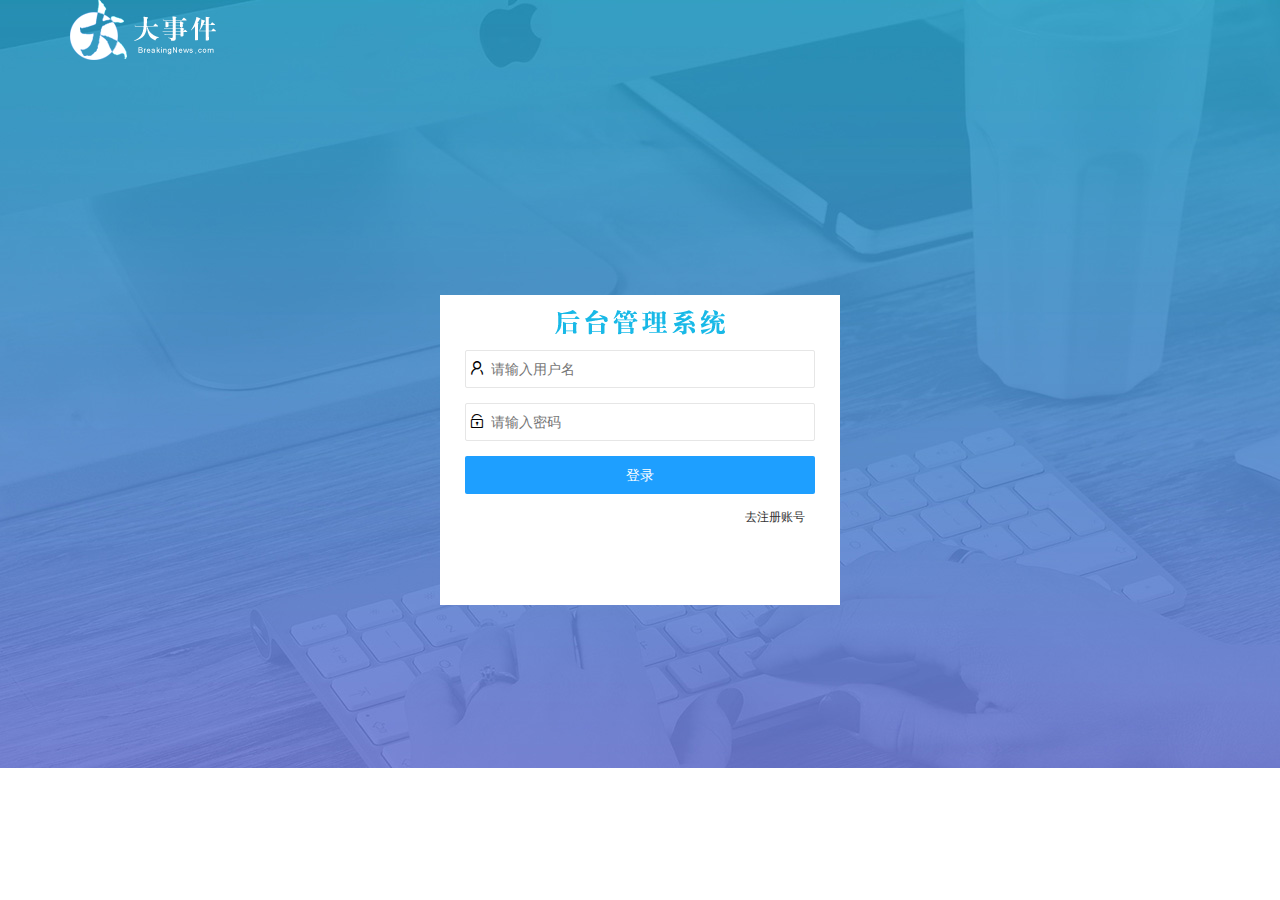
<file: login.html>
<!DOCTYPE html>
<html lang="en">

<head>
    <meta charset="UTF-8">
    <meta http-equiv="X-UA-Compatible" content="IE=edge">
    <meta name="viewport" content="width=device-width, initial-scale=1.0">
    <title>大事件注册登录</title>
    <link rel="stylesheet" href="./assets/lib/layui/css/layui.css">
    <link rel="stylesheet" href="./assets/css/login.css">
</head>

<body>
    <div class="layui-main">
        <img src="./assets/images/logo.png" alt="">
    </div>
    <div class="loginAndReg">
        <img src="./assets/images/login_title.png" alt="">
        <form class="layui-form login_box">
            <div class="layui-form-item">
                <i class="layui-icon layui-icon-username"></i>
                <input type="text" name="username" required lay-verify="required|account" placeholder="请输入用户名" autocomplete="off" class="layui-input">
            </div>
            <div class="layui-form-item">
                <i class="layui-icon layui-icon-password"></i>
                <input type="password" name="password" required lay-verify="required|pass" placeholder="请输入密码" autocomplete="off" class="layui-input">
            </div>
            <div class="layui-form-item">
                <button class="layui-btn layui-btn-normal" lay-submit lay-filter="formDemo">登录</button>
            </div>
            <div class="layui-form-item link">
                <a href="#">去注册账号</a>
            </div>
        </form>
        <form class="layui-form reg_box" style="display: none;">
            <div class="layui-form-item">
                <i class="layui-icon layui-icon-username"></i>
                <input type="text" name="username" required lay-verify="required|account" placeholder="请输入用户名" autocomplete="off" class="layui-input">
            </div>
            <div class="layui-form-item">
                <i class="layui-icon layui-icon-password"></i>
                <input type="password" name="password" required lay-verify="required|pass" placeholder="请输入密码" autocomplete="off" class="layui-input">
            </div>
            <div class="layui-form-item">
                <i class="layui-icon layui-icon-password"></i>
                <input type="password" name="repassword" required lay-verify="required|pass|repass" placeholder="再次确认密码" autocomplete="off" class="layui-input">
            </div>

            <div class="layui-form-item">
                <button class="layui-btn layui-btn-normal" lay-submit lay-filter="formDemo">注册</button>
            </div>
            <div class="layui-form-item link">
                <a href="#">去登录</a>
            </div>

    </div>
    <script src="./assets/lib/jquery.js"></script>
    <script src="./assets/lib/layui/layui.all.js"></script>
    <script src="./assets/js/login.js"></script>
</body>

</html>
</file>
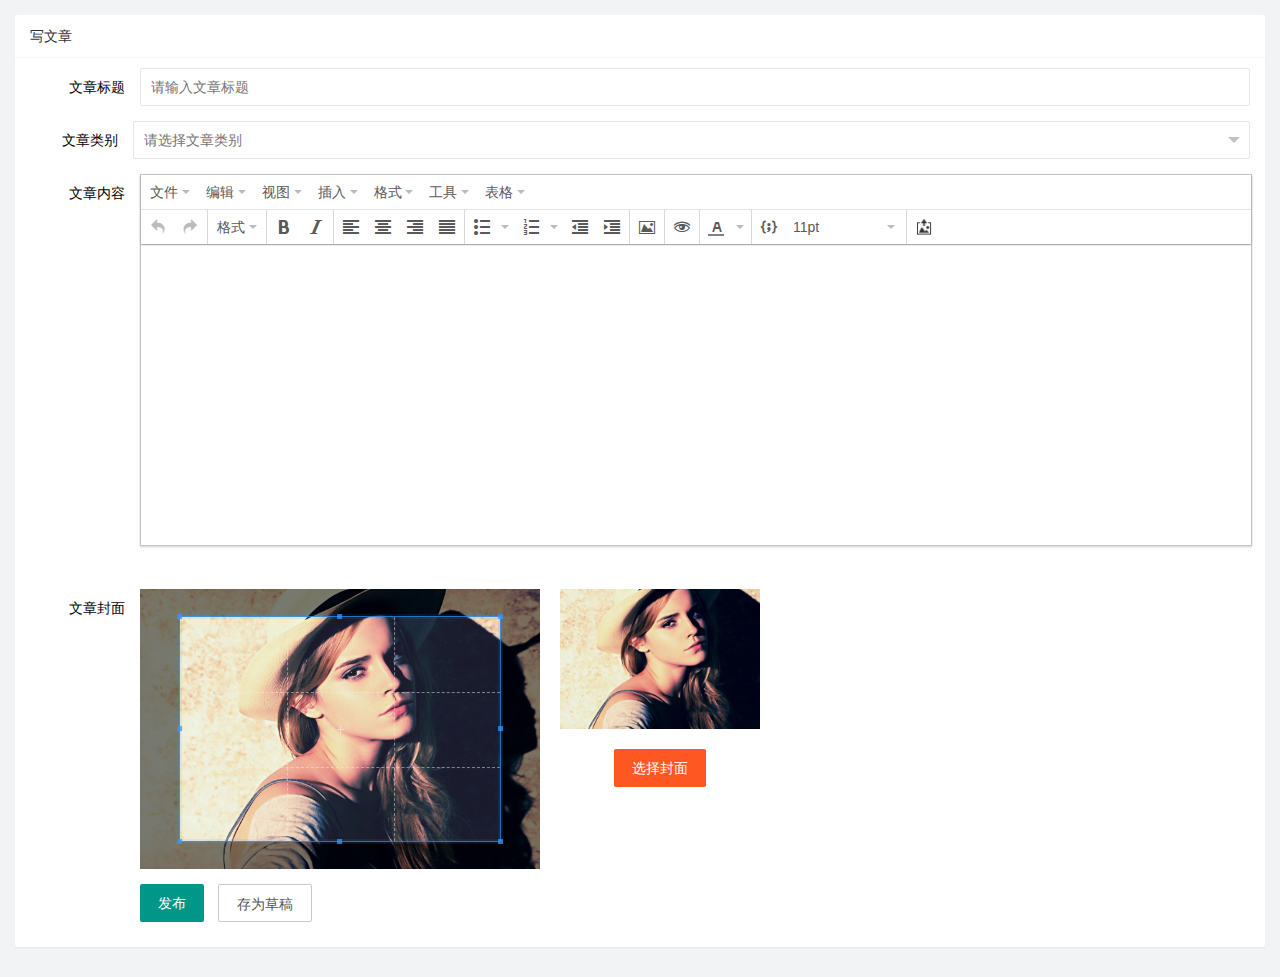
<file: article/art_pub.html>
<!DOCTYPE html>
<html lang="en">

<head>
    <meta charset="UTF-8">
    <meta http-equiv="X-UA-Compatible" content="IE=edge">
    <meta name="viewport" content="width=device-width, initial-scale=1.0">
    <title>Document</title>
    <link rel="stylesheet" href="../assets/lib/layui/css/layui.css">
    <link rel="stylesheet" href="../assets/lib/cropper/cropper.css">
    <link rel="stylesheet" href="../assets/css/article/art_pub.css">
</head>

<body>
    <div class="layui-card">
        <div class="layui-card-header">写文章</div>
        <div class="layui-card-body">
            <form class="layui-form formT" action="">
                <div class="layui-form-item">
                    <label class="layui-form-label">文章标题</label>
                    <div class="layui-input-block">
                        <input type="text" name="title" lay-verify="required" placeholder="请输入文章标题" autocomplete="off" class="layui-input">
                    </div>
                </div>
                <div class="layui-form-item select">
                    <label class="layui-form-label">文章类别</label>
                    <select name="cate_id" class="un" lay-verify="required">
                        <option value="">请选择文章类别</option>
                      </select>
                </div>
                <div class="layui-form-item">
                    <label class="layui-form-label">文章内容</label>
                    <div class="layui-input-block" style="height: 400px;">
                        <!-- 重要：将来这个 textarea 会被初始化为富文本编辑器 -->
                        <textarea name="content"></textarea>
                    </div>
                </div>
                <div class="layui-form-item">
                    <!-- 左侧的 label -->
                    <label class="layui-form-label">文章封面</label>
                    <!-- 选择封面区域 -->
                    <div class="layui-input-block cover-box">
                        <!-- 左侧裁剪区域 -->
                        <div class="cover-left">
                            <img id="image" src="/assets/images/sample2.jpg" alt="" />
                        </div>
                        <!-- 右侧预览区域和选择封面区域 -->
                        <div class="cover-right">
                            <!-- 预览的区域 -->
                            <div class="img-preview"></div>
                            <!-- 选择封面按钮 -->
                            <input type="file" hidden id="selectBtn" accept="image/*">
                            <button type="button" class="layui-btn layui-btn-danger selectF">选择封面</button>
                        </div>
                    </div>
                </div>
                <div class="layui-form-item">
                    <div class="layui-input-block">
                        <button class="layui-btn" lay-submit lay-filter="formDemo">发布</button>
                        <button class="layui-btn layui-btn-primary" id="caogao">存为草稿</button>
                    </div>
                </div>

            </form>
        </div>
    </div>




    <script src="../assets/lib/jquery.js"></script>
    <script src="../assets/lib/cropper/Cropper.js"></script>
    <script src="../assets/lib/cropper/jquery-cropper.js"></script>
    <script src="../assets/lib/layui/layui.all.js"></script>
    <script src="../assets/lib/tinymce/tinymce.min.js"></script>
    <script src="../assets/lib/tinymce/tinymce_setup.js"></script>
    <script src="../assets/js/baseAPT.js"></script>
    <script src="../assets/js/article/art_pub.js"></script>
</body>

</html>
</file>
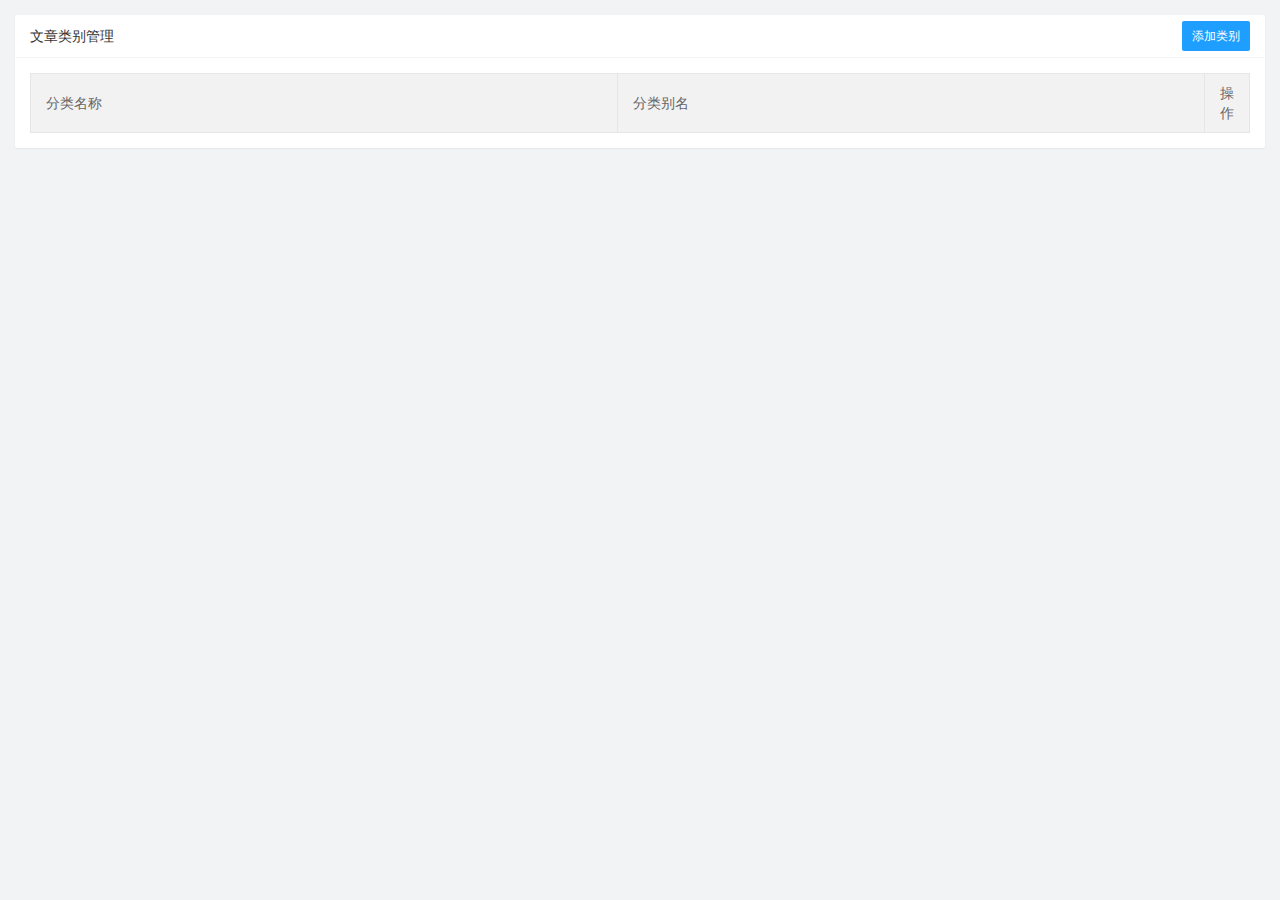
<file: article/art_type.html>
<!DOCTYPE html>
<html lang="en">

<head>
    <meta charset="UTF-8">
    <meta http-equiv="X-UA-Compatible" content="IE=edge">
    <meta name="viewport" content="width=device-width, initial-scale=1.0">
    <title>Document</title>
    <link rel="stylesheet" href="../assets/lib/layui/css/layui.css">
    <link rel="stylesheet" href="../assets/css/article/art_type.css">
</head>

<body>
    <div class="layui-card">
        <div class="layui-card-header"><span>文章类别管理</span><button class="layui-btn layui-btn-normal layui-btn-sm addType" lay-submit lay-filter="formDemo">添加类别</button></div>

        <div class="layui-card-body">
            <table class="layui-table">
                <colgroup>
                    <col width="620">
                    <col width="620">
                    <col>
                </colgroup>
                <thead>
                    <tr>
                        <th>分类名称</th>
                        <th>分类别名</th>
                        <th>操作</th>
                    </tr>
                </thead>
                <tbody>
                    <!-- <tr>
                        <td>贤心</td>
                        <td>2016-11-29</td>
                        <td>人生就像是一场修行</td>
                    </tr> -->
                </tbody>
            </table>
        </div>
    </div>
    <!-- 添加分类弹出层模块区域 -->
    <script type="text/html" id="addModel">
        <form class="layui-form" id="confirmAdd">
            <div class="layui-form-item">
                <label class="layui-form-label">分类名称</label>
                <div class="layui-input-block">
                    <input type="text" name="name" required lay-verify="required" placeholder="请输入分类名称" autocomplete="off" class="layui-input">
                </div>
            </div>
            <div class="layui-form-item">
                <label class="layui-form-label">分类别名</label>
                <div class="layui-input-block">
                    <input type="text" name="alias" required lay-verify="required" placeholder="请输入分类别名" autocomplete="off" class="layui-input">
                </div>
            </div>
            <div class="layui-form-item">
                <div class="layui-input-block">
                    <button class="layui-btn" lay-submit lay-filter="formDemo">确认添加</button>
                    <button type="reset" class="layui-btn layui-btn-primary" lay-submit lay-filter="formDemo">重置</button>
                </div>
            </div>
        </form>

    </script>
    <!-- 编辑分类弹出层模块区域 -->
    <script type="text/html" id="editorModel">
        <form class="layui-form" lay-filter="formEditor" id="editorForm">
            <input type="hidden" name="Id">
            <div class="layui-form-item">
                <label class="layui-form-label">分类名称</label>
                <div class="layui-input-block">
                    <input type="text" name="name" required lay-verify="required" placeholder="请输入分类名称" autocomplete="off" class="layui-input">
                </div>
            </div>
            <div class="layui-form-item">
                <label class="layui-form-label">分类别名</label>
                <div class="layui-input-block">
                    <input type="text" name="alias" required lay-verify="required" placeholder="请输入分类别名" autocomplete="off" class="layui-input">
                </div>
            </div>
            <div class="layui-form-item">
                <div class="layui-input-block">
                    <button class="layui-btn" lay-submit lay-filter="formDemo">确认修改</button>

                </div>
            </div>
        </form>

    </script>


    <script src="../assets/lib/jquery.js"></script>
    <script src="../assets/lib/layui/layui.all.js"></script>
    <script src="../assets/js/baseAPT.js"></script>
    <script src="../assets/js/article/art_type.js"></script>
</body>

</html>
</file>
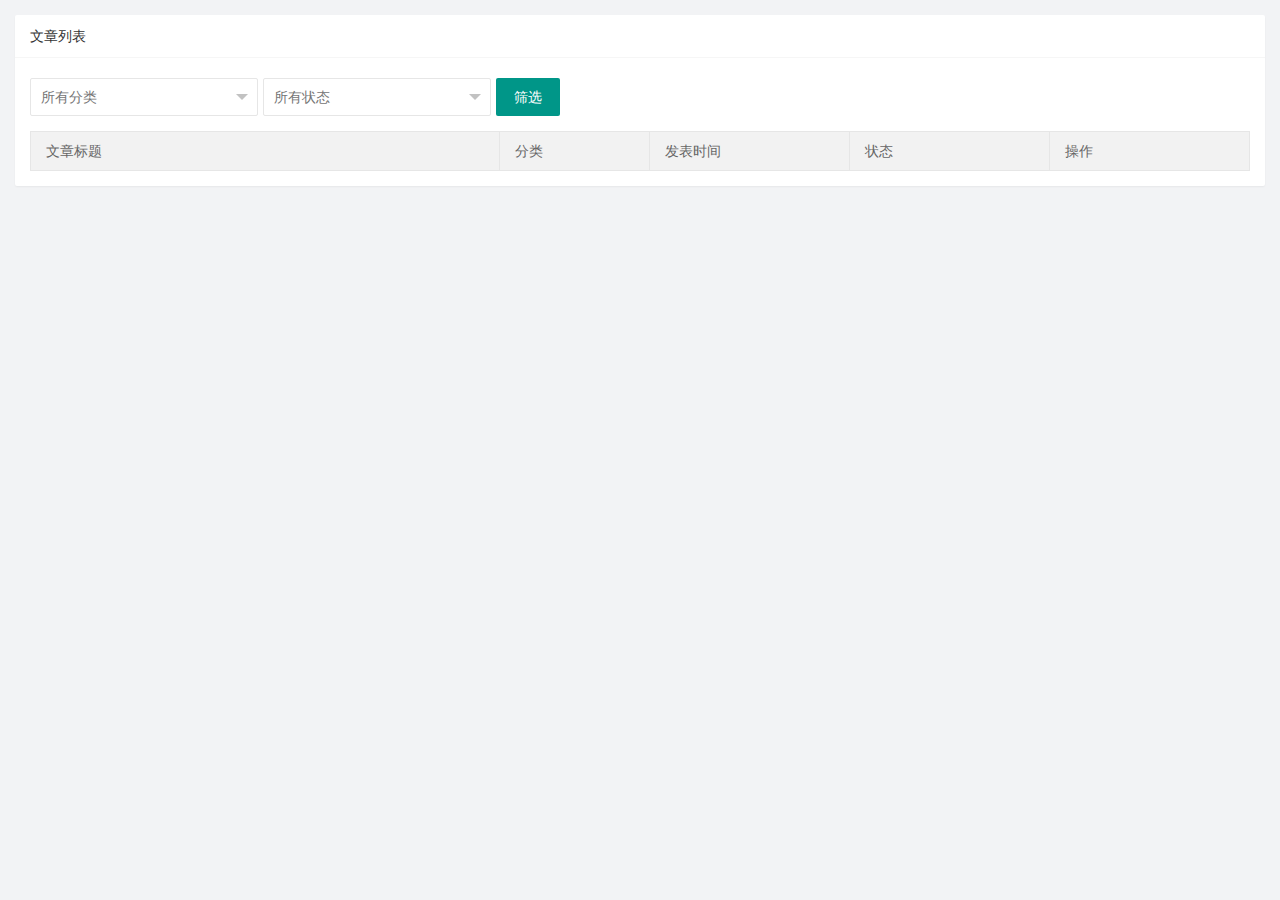
<file: article/artlist.html>
<!DOCTYPE html>
<html lang="en">

<head>
    <meta charset="UTF-8">
    <meta http-equiv="X-UA-Compatible" content="IE=edge">
    <meta name="viewport" content="width=device-width, initial-scale=1.0">
    <title>Document</title>
    <link rel="stylesheet" href="../assets/lib/layui/css/layui.css">
    <link rel="stylesheet" href="../assets/lib/cropper/cropper.css">
    <link rel="stylesheet" href="../assets/css/article/artlist.css">
</head>

<body>
    <div class="layui-card">
        <div class="layui-card-header">文章列表</div>
        <div class="layui-card-body">
            <!-- 第一行表单区域 -->
            <form class="layui-form" id="artSelect">
                <div class="layui-form-item">
                    <select name="cate_id" lay-verify="" class="un">
                        <option value="">所有分类</option>
                      </select>
                    <select name="state" lay-verify="">
                        <option value="">所有状态</option>
                        <option value="已发布">已发布</option>
                        <option value="草稿">草稿</option>
                      </select>
                    <button class="layui-btn" lay-submit lay-filter="formDemo">筛选</button>
                </div>
            </form>
            <!-- 第二行表格区域 -->
            <table class="layui-table">
                <colgroup>
                    <col>
                    <col width="150">
                    <col width="200">
                    <col width="200">
                    <col width="200">

                </colgroup>
                <thead>
                    <tr>
                        <th>文章标题</th>
                        <th>分类</th>
                        <th>发表时间</th>
                        <th>状态</th>
                        <th>操作</th>
                    </tr>
                </thead>
                <tbody>
                    <!-- <tr>
                        <td>贤心</td>
                        <td>2016-11-29</td>
                        <td>人生就像是一场修行</td>
                        <td>人生就像是一场修行</td>
                        <td>人生就像是一场修行</td>
                    </tr> -->
                </tbody>
            </table>
            <!-- 第三行分页区域 -->
            <div id="page"></div>
        </div>
    </div>
    <!-- 编辑文章弹框模板 -->
    <div class="layui-card2" style="display: none;">
        <div class="layui-card-header">修改文章</div>
        <div class="layui-card-body">
            <form class="layui-form formT" lay-filter="formm">
                <div class="layui-form-item">
                    <label class="layui-form-label">文章标题</label>
                    <div class="layui-input-block">
                        <input type="text" name="title" lay-verify="required" placeholder="请输入文章标题" autocomplete="off" class="layui-input">
                    </div>
                </div>
                <div class="layui-form-item select">
                    <label class="layui-form-label">文章类别</label>
                    <select name="cate_id" class="un" lay-verify="required">
                        <option value="">请选择文章类别</option>
                      </select>
                </div>
                <div class="layui-form-item">
                    <label class="layui-form-label">文章内容</label>
                    <div class="layui-input-block" style="height: 400px;">
                        <!-- 重要：将来这个 textarea 会被初始化为富文本编辑器 -->
                        <textarea name="content"></textarea>
                    </div>
                </div>
                <div class="layui-form-item">
                    <!-- 左侧的 label -->
                    <label class="layui-form-label">文章封面</label>
                    <!-- 选择封面区域 -->
                    <div class="layui-input-block cover-box">
                        <!-- 左侧裁剪区域 -->
                        <div class="cover-left">
                            <img id="image" src="/assets/images/sample2.jpg" alt="" />
                        </div>
                        <!-- 右侧预览区域和选择封面区域 -->
                        <div class="cover-right">
                            <!-- 预览的区域 -->
                            <div class="img-preview"></div>
                            <!-- 选择封面按钮 -->
                            <input type="file" hidden id="selectBtn" accept="image/*">
                            <button type="button" class="layui-btn layui-btn-danger selectF">选择封面</button>
                        </div>
                    </div>
                </div>
                <div class="layui-form-item">
                    <div class="layui-input-block">
                        <button class="layui-btn" lay-submit lay-filter="formDemo">修改</button>
                        <button class="layui-btn layui-btn-primary" id="caogao">存为草稿</button>
                    </div>
                </div>

            </form>
        </div>
    </div>





    <script src="../assets/lib/jquery.js"></script>
    <script src="../assets/lib/cropper/Cropper.js"></script>
    <script src="../assets/lib/cropper/jquery-cropper.js"></script>
    <script src="../assets/lib/layui/layui.all.js"></script>
    <script src="../assets/lib/tinymce/tinymce.min.js"></script>
    <script src="../assets/lib/tinymce/tinymce_setup.js"></script>
    <script src="../assets/js/baseAPT.js"></script>
    <script src="../assets/js/article/artlist.js"></script>
</body>

</html>
</file>
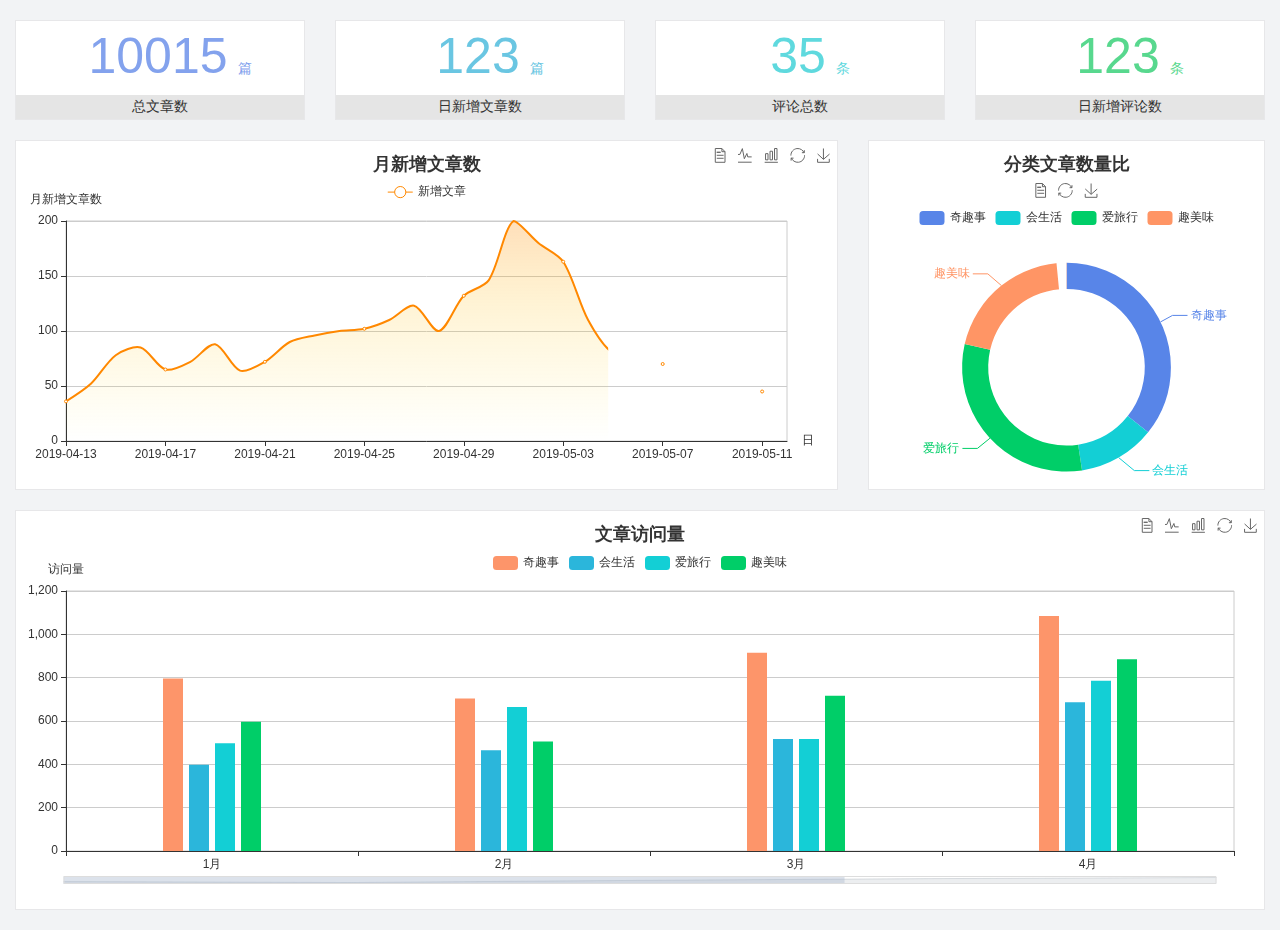
<file: home/dashboard.html>
<!DOCTYPE html>
<html lang="en">

<head>
    <meta charset="UTF-8">
    <meta name="viewport" content="width=device-width, initial-scale=1.0">
    <meta http-equiv="X-UA-Compatible" content="ie=edge">
    <title>图表统计</title>
    <link rel="stylesheet" href="../../assets/lib/bootstrap.css" />
    <link rel="stylesheet" href="../../assets/lib/main.css" />
    <script src="../../assets/lib/jquery.js"></script>
    <script type="text/javascript" src="../../assets/lib/echarts.min.js"></script>
</head>

<body>
    <div class="container-fluid">
        <div class="row spannel_list">
            <div class="col-sm-3 col-xs-6">
                <div class="spannel">
                    <em>10015</em><span>篇</span>
                    <b>总文章数</b>
                </div>
            </div>
            <div class="col-sm-3 col-xs-6">
                <div class="spannel scolor01">
                    <em>123</em><span>篇</span>
                    <b>日新增文章数</b>
                </div>
            </div>
            <div class="col-sm-3 col-xs-6">
                <div class="spannel scolor02">
                    <em>35</em><span>条</span>
                    <b>评论总数</b>
                </div>
            </div>
            <div class="col-sm-3 col-xs-6">
                <div class="spannel scolor03">
                    <em>123</em><span>条</span>
                    <b>日新增评论数</b>
                </div>
            </div>
        </div>
    </div>

    <div class="container-fluid">
        <div class="row curve-pie">
            <div class="col-lg-8 col-md-8">
                <div class="gragh_pannel" id="curve_show"></div>
            </div>
            <div class="col-lg-4 col-md-4">
                <div class="gragh_pannel" id="pie_show"></div>
            </div>
        </div>
    </div>

    <div class="container-fluid">
        <div class="column_pannel" id="column_show"></div>
    </div>

    <script>
        console.log(window.parent.getUserInfo);
        var oChart = echarts.init(document.getElementById('curve_show'));
        var aList_all = [{
            'count': 36,
            'date': '2019-04-13'
        }, {
            'count': 52,
            'date': '2019-04-14'
        }, {
            'count': 78,
            'date': '2019-04-15'
        }, {
            'count': 85,
            'date': '2019-04-16'
        }, {
            'count': 65,
            'date': '2019-04-17'
        }, {
            'count': 72,
            'date': '2019-04-18'
        }, {
            'count': 88,
            'date': '2019-04-19'
        }, {
            'count': 64,
            'date': '2019-04-20'
        }, {
            'count': 72,
            'date': '2019-04-21'
        }, {
            'count': 90,
            'date': '2019-04-22'
        }, {
            'count': 96,
            'date': '2019-04-23'
        }, {
            'count': 100,
            'date': '2019-04-24'
        }, {
            'count': 102,
            'date': '2019-04-25'
        }, {
            'count': 110,
            'date': '2019-04-26'
        }, {
            'count': 123,
            'date': '2019-04-27'
        }, {
            'count': 100,
            'date': '2019-04-28'
        }, {
            'count': 132,
            'date': '2019-04-29'
        }, {
            'count': 146,
            'date': '2019-04-30'
        }, {
            'count': 200,
            'date': '2019-05-01'
        }, {
            'count': 180,
            'date': '2019-05-02'
        }, {
            'count': 163,
            'date': '2019-05-03'
        }, {
            'count': 110,
            'date': '2019-05-04'
        }, {
            'count': 80,
            'date': '2019-05-05'
        }, {
            'count': 82,
            'date': '2019-05-06'
        }, {
            'count': 70,
            'date': '2019-05-07'
        }, {
            'count': 65,
            'date': '2019-05-08'
        }, {
            'count': 54,
            'date': '2019-05-09'
        }, {
            'count': 40,
            'date': '2019-05-10'
        }, {
            'count': 45,
            'date': '2019-05-11'
        }, {
            'count': 38,
            'date': '2019-05-12'
        }, ];

        let aCount = [];
        let aDate = [];

        for (var i = 0; i < aList_all.length; i++) {
            aCount.push(aList_all[i].count);
            aDate.push(aList_all[i].date);
        }

        var chartopt = {
            title: {
                text: '月新增文章数',
                left: 'center',
                top: '10'
            },
            tooltip: {
                trigger: 'axis'
            },
            legend: {
                data: ['新增文章'],
                top: '40'
            },
            toolbox: {
                show: true,
                feature: {
                    mark: {
                        show: true
                    },
                    dataView: {
                        show: true,
                        readOnly: false
                    },
                    magicType: {
                        show: true,
                        type: ['line', 'bar']
                    },
                    restore: {
                        show: true
                    },
                    saveAsImage: {
                        show: true
                    }
                }
            },
            calculable: true,
            xAxis: [{
                name: '日',
                type: 'category',
                boundaryGap: false,
                data: aDate
            }],
            yAxis: [{
                name: '月新增文章数',
                type: 'value'
            }],
            series: [{
                name: '新增文章',
                type: 'line',
                smooth: true,
                itemStyle: {
                    normal: {
                        areaStyle: {
                            type: 'default'
                        },
                        color: '#f80'
                    },
                    lineStyle: {
                        color: '#f80'
                    }
                },
                data: aCount
            }],
            areaStyle: {
                normal: {
                    color: new echarts.graphic.LinearGradient(0, 0, 0, 1, [{
                        offset: 0,
                        color: 'rgba(255,136,0,0.39)'
                    }, {
                        offset: .34,
                        color: 'rgba(255,180,0,0.25)'
                    }, {
                        offset: 1,
                        color: 'rgba(255,222,0,0.00)'
                    }])

                }
            },
            grid: {
                show: true,
                x: 50,
                x2: 50,
                y: 80,
                height: 220
            }
        };

        oChart.setOption(chartopt);


        var oPie = echarts.init(document.getElementById('pie_show'));
        var oPieopt = {
            title: {
                top: 10,
                text: '分类文章数量比',
                x: 'center'
            },
            tooltip: {
                trigger: 'item',
                formatter: "{a} <br/>{b} : {c} ({d}%)"
            },
            color: ['#5885e8', '#13cfd5', '#00ce68', '#ff9565'],
            legend: {
                x: 'center',
                top: 65,
                data: ['奇趣事', '会生活', '爱旅行', '趣美味']
            },
            toolbox: {
                show: true,
                x: 'center',
                top: 35,
                feature: {
                    mark: {
                        show: true
                    },
                    dataView: {
                        show: true,
                        readOnly: false
                    },
                    magicType: {
                        show: true,
                        type: ['pie', 'funnel'],
                        option: {
                            funnel: {
                                x: '25%',
                                width: '50%',
                                funnelAlign: 'left',
                                max: 1548
                            }
                        }
                    },
                    restore: {
                        show: true
                    },
                    saveAsImage: {
                        show: true
                    }
                }
            },
            calculable: true,
            series: [{
                name: '访问来源',
                type: 'pie',
                radius: ['45%', '60%'],
                center: ['50%', '65%'],
                data: [{
                    value: 300,
                    name: '奇趣事'
                }, {
                    value: 100,
                    name: '会生活'
                }, {
                    value: 260,
                    name: '爱旅行'
                }, {
                    value: 180,
                    name: '趣美味'
                }]
            }]
        };
        oPie.setOption(oPieopt);



        var oColumn = this.echarts.init(document.getElementById('column_show'));
        var oColumnopt = {
            title: {
                text: '文章访问量',
                left: 'center',
                top: '10'
            },
            tooltip: {
                trigger: 'axis'
            },
            legend: {
                data: ['奇趣事', '会生活', '爱旅行', '趣美味'],
                top: '40'
            },
            toolbox: {
                show: true,
                feature: {
                    mark: {
                        show: true
                    },
                    dataView: {
                        show: true,
                        readOnly: false
                    },
                    magicType: {
                        show: true,
                        type: ['line', 'bar']
                    },
                    restore: {
                        show: true
                    },
                    saveAsImage: {
                        show: true
                    }
                }
            },
            calculable: true,
            xAxis: [{
                type: 'category',
                data: ['1月', '2月', '3月', '4月', '5月']
            }],
            yAxis: [{
                name: '访问量',
                type: 'value'
            }],
            series: [{
                name: '奇趣事',
                type: 'bar',
                barWidth: 20,
                itemStyle: {
                    normal: {
                        areaStyle: {
                            type: 'default'
                        },
                        color: '#fd956a'
                    }
                },
                data: [800, 708, 920, 1090, 1200]
            }, {
                name: '会生活',
                type: 'bar',
                barWidth: 20,
                itemStyle: {
                    normal: {
                        areaStyle: {
                            type: 'default'
                        },
                        color: '#2bb6db'
                    }
                },
                data: [400, 468, 520, 690, 800]
            }, {
                name: '爱旅行',
                type: 'bar',
                barWidth: 20,
                itemStyle: {
                    normal: {
                        areaStyle: {
                            type: 'default'
                        },
                        color: '#13cfd5'
                    }
                },
                data: [500, 668, 520, 790, 900]
            }, {
                name: '趣美味',
                type: 'bar',
                barWidth: 20,
                itemStyle: {
                    normal: {
                        areaStyle: {
                            type: 'default'
                        },
                        color: '#00ce68'
                    }
                },
                data: [600, 508, 720, 890, 1000]
            }],
            grid: {
                show: true,
                x: 50,
                x2: 30,
                y: 80,
                height: 260
            },
            dataZoom: [ //给x轴设置滚动条
                {
                    start: 0, //默认为0
                    end: 100 - 1000 / 31, //默认为100
                    type: 'slider',
                    show: true,
                    xAxisIndex: [0],
                    handleSize: 0, //滑动条的 左右2个滑动条的大小
                    height: 8, //组件高度
                    left: 45, //左边的距离
                    right: 50, //右边的距离
                    bottom: 26, //右边的距离
                    handleColor: '#ddd', //h滑动图标的颜色
                    handleStyle: {
                        borderColor: "#cacaca",
                        borderWidth: "1",
                        shadowBlur: 2,
                        background: "#ddd",
                        shadowColor: "#ddd",
                    }
                }
            ]
        };
        oColumn.setOption(oColumnopt);
    </script>
</body>

</html>
</file>
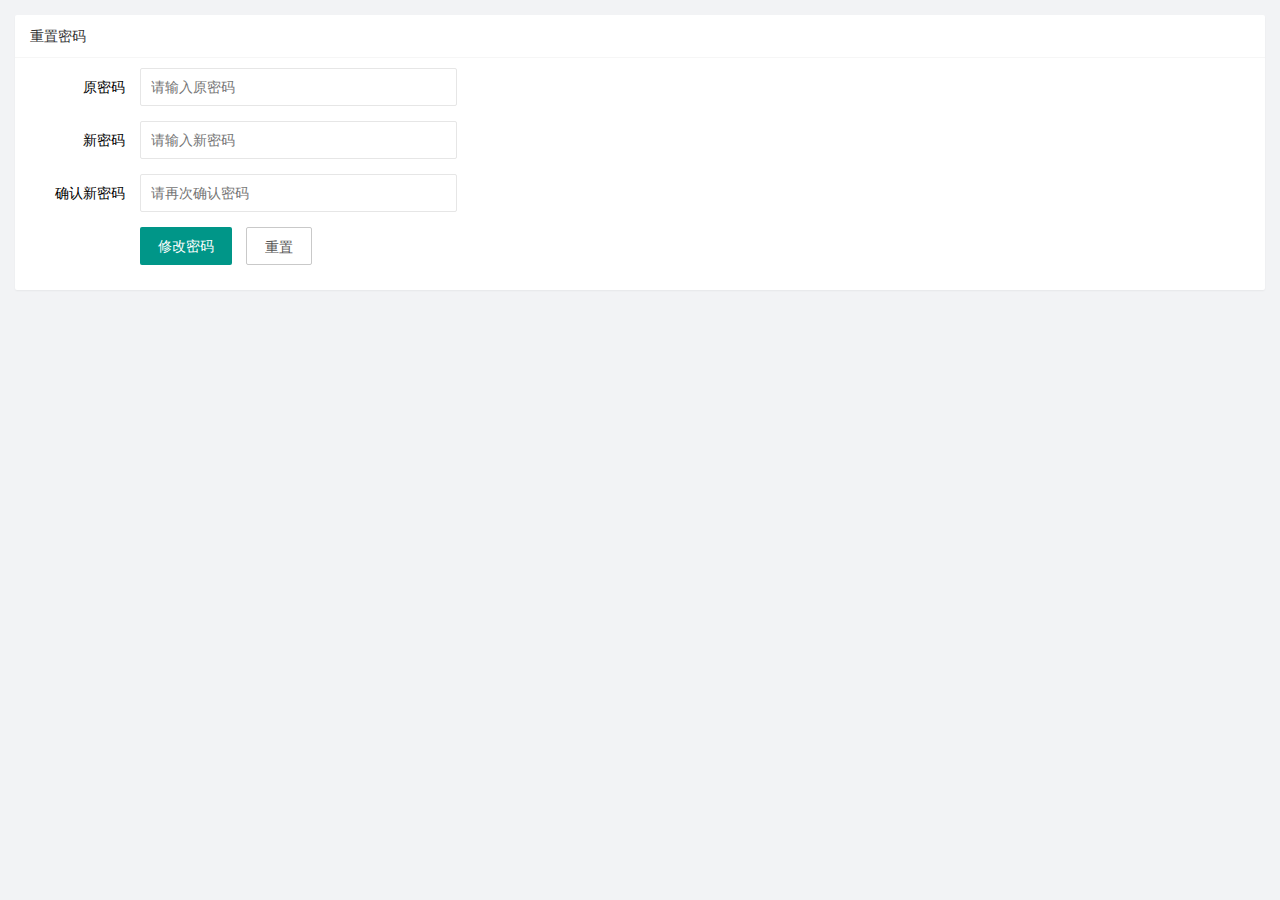
<file: uesr/pwd.html>
<!DOCTYPE html>
<html lang="en">

<head>
    <meta charset="UTF-8">
    <meta http-equiv="X-UA-Compatible" content="IE=edge">
    <meta name="viewport" content="width=device-width, initial-scale=1.0">
    <title>Document</title>
    <link rel="stylesheet" href="../assets/lib/layui/css/layui.css">
    <link rel="stylesheet" href="../assets/css/user/pwd.css">
</head>

<body>
    <div class="layui-card">
        <div class="layui-card-header">重置密码</div>
        <div class="layui-card-body">
            <form class="layui-form">
                <div class="layui-form-item">
                    <label class="layui-form-label">原密码</label>
                    <div class="layui-input-block">
                        <input type="password" name="oldPwd" id="oldPwd" required lay-verify="required|pass" placeholder="请输入原密码" autocomplete="off" class="layui-input">
                    </div>
                </div>
                <div class="layui-form-item">
                    <label class="layui-form-label">新密码</label>
                    <div class="layui-input-block">
                        <input type="password" name="newPwd" id="newPwd" required lay-verify="required|pass|repeat" placeholder="请输入新密码" autocomplete="off" class="layui-input">
                    </div>
                </div>
                <div class="layui-form-item">
                    <label class="layui-form-label">确认新密码</label>
                    <div class="layui-input-block">
                        <input type="password" name="rePwd" id="rePwd" required lay-verify="required|pass|same" placeholder="请再次确认密码" autocomplete="off" class="layui-input">
                    </div>
                </div>
                <div class="layui-form-item">
                    <div class="layui-input-block">
                        <button class="layui-btn" lay-submit lay-filter="formDemo">修改密码</button>
                        <button type="reset" class="layui-btn layui-btn-primary">重置</button>
                    </div>
                </div>
            </form>
        </div>
    </div>



    <script src="../assets/lib/jquery.js"></script>
    <script src="../assets/lib/layui/layui.all.js"></script>
    <script src="../assets/js/baseAPT.js"></script>
    <script src="../assets/js/user/pwd.js"></script>
</body>

</html>
</file>
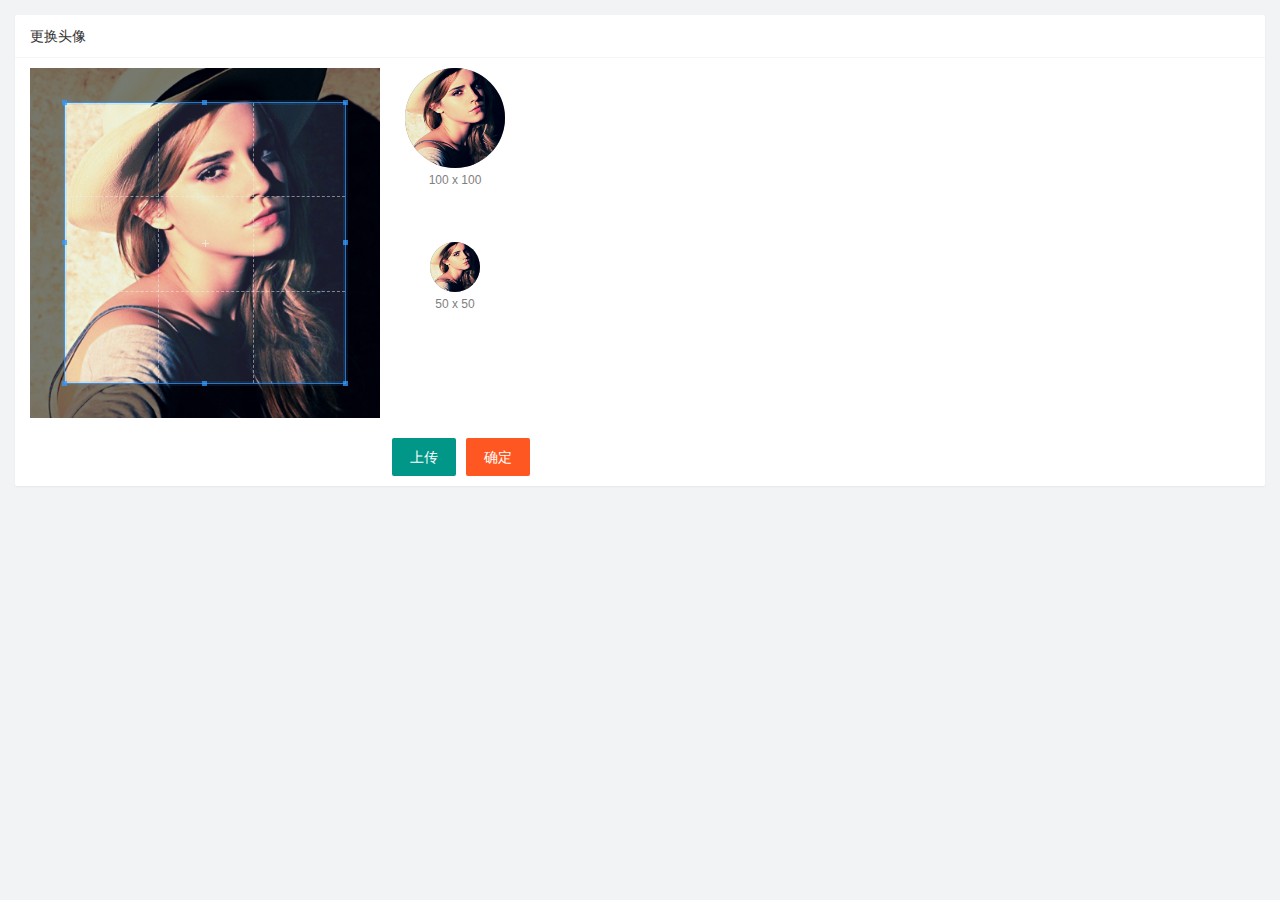
<file: uesr/touxiang.html>
<!DOCTYPE html>
<html lang="en">

<head>
    <meta charset="UTF-8">
    <meta http-equiv="X-UA-Compatible" content="IE=edge">
    <meta name="viewport" content="width=device-width, initial-scale=1.0">
    <title>Document</title>
    <link rel="stylesheet" href="../assets/lib/layui/css/layui.css">
    <link rel="stylesheet" href="../assets/lib/cropper/cropper.css">
    <link rel="stylesheet" href="../assets/css/user/touxiang.css">
</head>

<body>
    <div class="layui-card">
        <div class="layui-card-header">更换头像</div>
        <div class="layui-card-body">
            <div class="row1">
                <!-- 图片裁剪区域 -->
                <div class="cropper-box">
                    <!-- 这个 img 标签很重要，将来会把它初始化为裁剪区域 -->
                    <img id="image" src="/assets/images/sample.jpg" />
                </div>
                <!-- 图片的预览区域 -->
                <div class="preview-box">
                    <div>
                        <!-- 宽高为 100px 的预览区域 -->
                        <div class="img-preview w100"><img id="image" src="/assets/images/sample.jpg" /></div>
                        <p class="size">100 x 100</p>
                    </div>
                    <div>
                        <!-- 宽高为 50px 的预览区域 -->
                        <div class="img-preview w50"><img id="image" src="/assets/images/sample.jpg" /></div>
                        <p class="size">50 x 50</p>
                    </div>
                </div>
            </div>

            <!-- 第二行的按钮区域 -->
            <div class="row2">
                <input type="file" hidden id="file" accept="image/png , image/jpeg">
                <button type="button" class="layui-btn" id="upload">上传</button>
                <button type="button" class="layui-btn layui-btn-danger" id="sure">确定</button>
            </div>

        </div>
    </div>



    <script src="../assets/lib/jquery.js"></script>
    <script src="../assets/lib/cropper/Cropper.js"></script>
    <script src="../assets/lib/cropper/jquery-cropper.js"></script>
    <script src="../assets/lib/layui/layui.all.js"></script>
    <script src="../assets/js/baseAPT.js"></script>
    <script src="../assets/js/user/touxiang.js"></script>
</body>

</html>
</file>
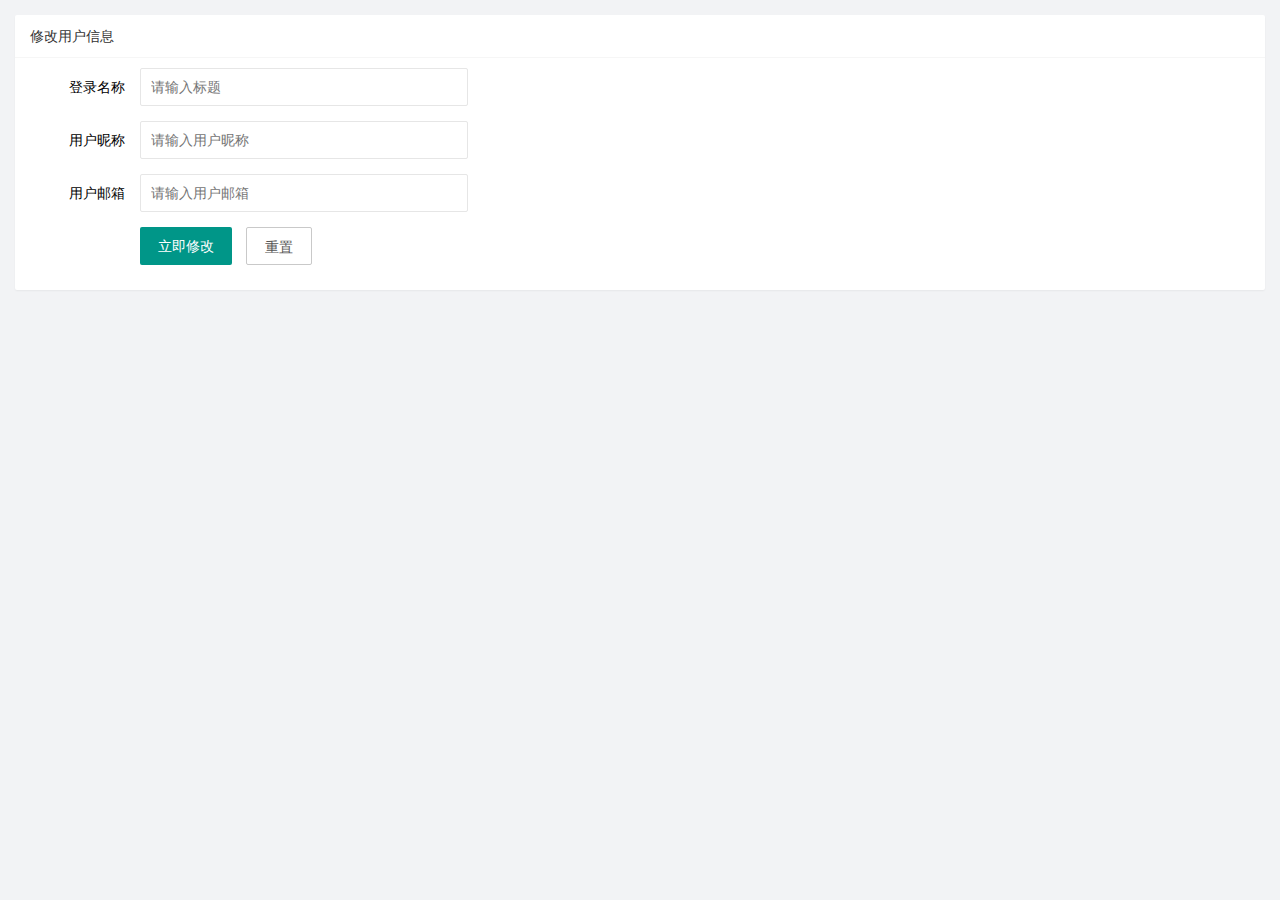
<file: uesr/user_info.html>
<!DOCTYPE html>
<html lang="en">

<head>
    <meta charset="UTF-8">
    <meta http-equiv="X-UA-Compatible" content="IE=edge">
    <meta name="viewport" content="width=device-width, initial-scale=1.0">
    <title>Document</title>
    <link rel="stylesheet" href="../assets/lib/layui/css/layui.css">
    <link rel="stylesheet" href="../assets/css/user/user_info.css">
</head>

<body>
    <div class="layui-card">
        <div class="layui-card-header">修改用户信息</div>
        <div class="layui-card-body">
            <form class="layui-form" lay-filter="formUserInfo" id="editor">
                <input type="text" name="id" style="display: none;" placeholder="请输入标题" autocomplete="off" class="layui-input">
                <div class="layui-form-item">
                    <label class="layui-form-label">登录名称</label>
                    <div class="layui-input-block">
                        <input type="text" name="username" readonly required lay-verify="required" placeholder="请输入标题" autocomplete="off" class="layui-input">
                    </div>
                </div>
                <div class="layui-form-item">
                    <label class="layui-form-label">用户昵称</label>
                    <div class="layui-input-block">
                        <input type="text" name="nickname" required lay-verify="required" placeholder="请输入用户昵称" autocomplete="off" class="layui-input">
                    </div>
                </div>
                <div class="layui-form-item">
                    <label class="layui-form-label">用户邮箱</label>
                    <div class="layui-input-block">
                        <input type="text" name="email" required lay-verify="required" placeholder="请输入用户邮箱" autocomplete="off" class="layui-input">
                    </div>
                </div>
                <div class="layui-form-item">
                    <div class="layui-input-block">
                        <button class="layui-btn" lay-submit lay-filter="formDemo">立即修改</button>
                        <button type="reset" class="layui-btn layui-btn-primary">重置</button>
                    </div>
                </div>
            </form>
        </div>
    </div>

    <script src="../assets/lib/jquery.js"></script>
    <script src="../assets/lib/layui/layui.all.js"></script>
    <script src="../assets/js/baseAPT.js"></script>
    <script src="../assets/js/user/user_info.js"></script>
</body>

</html>
</file>
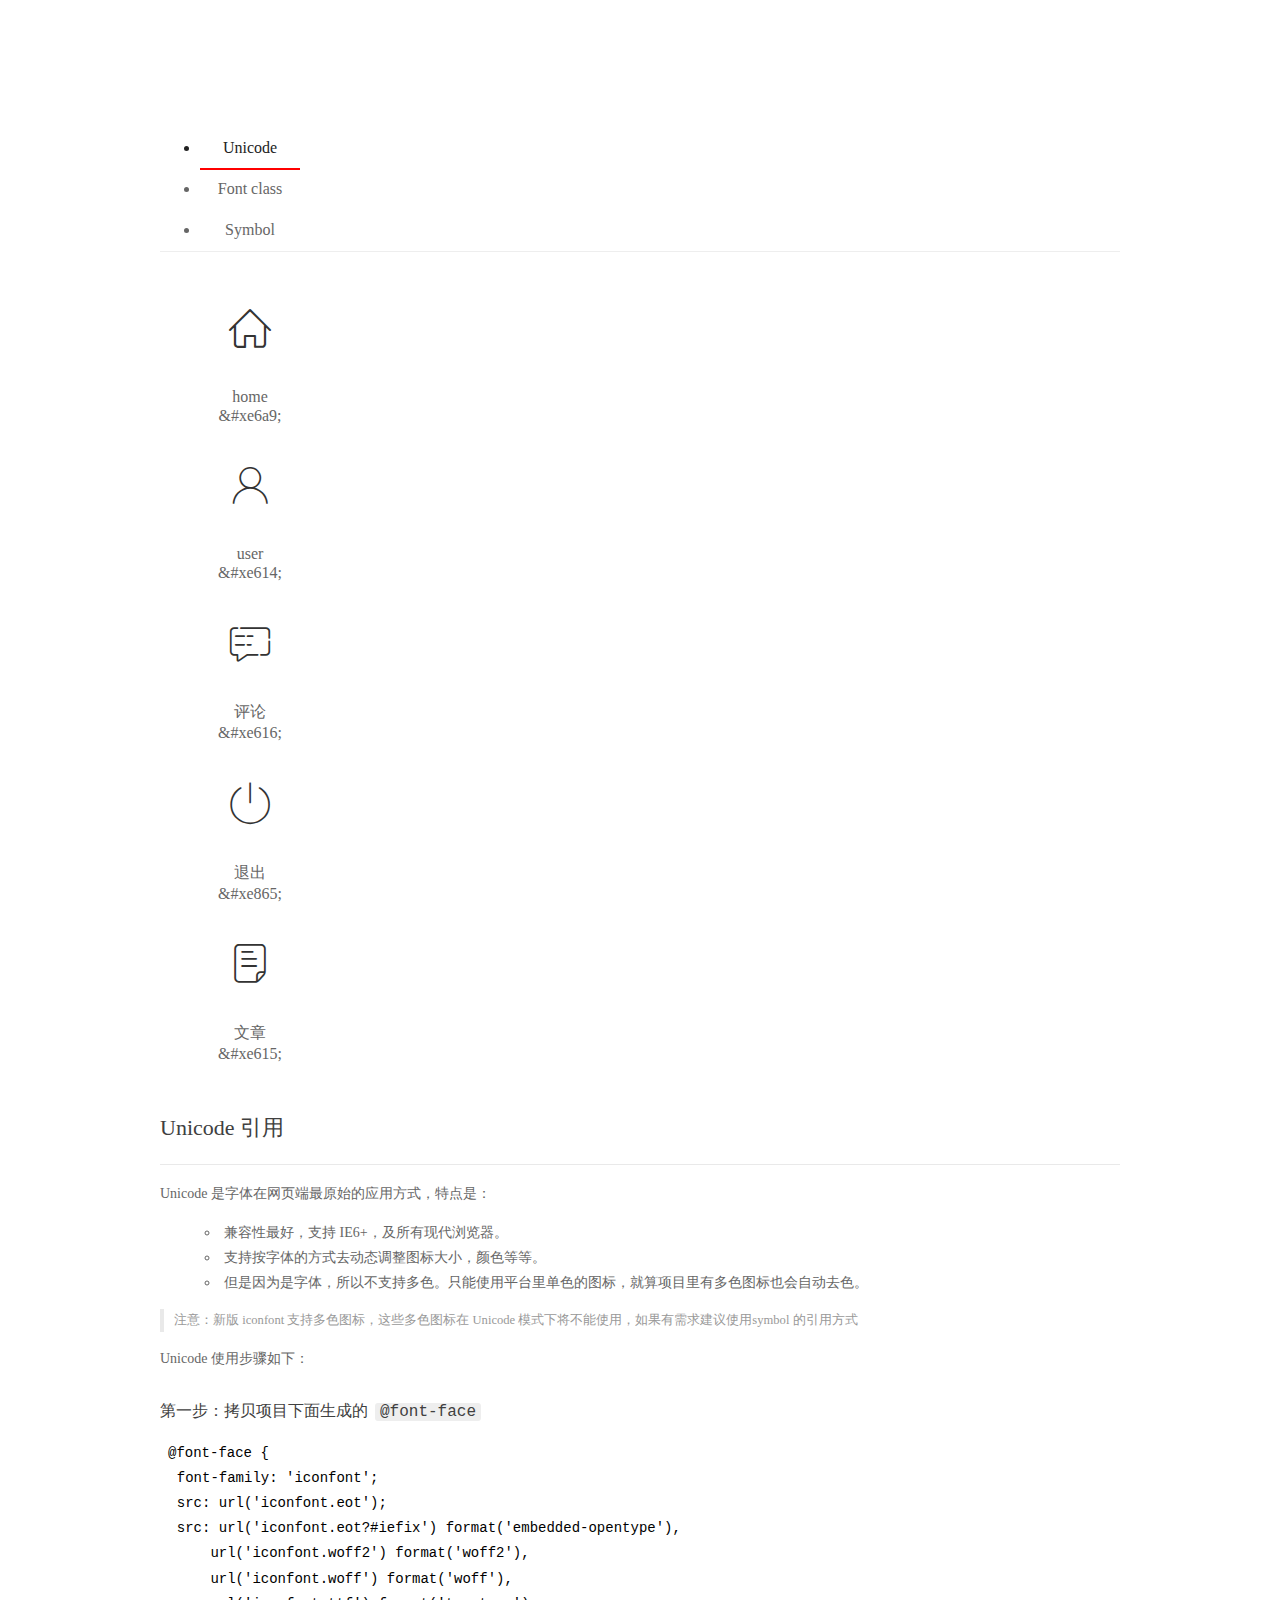
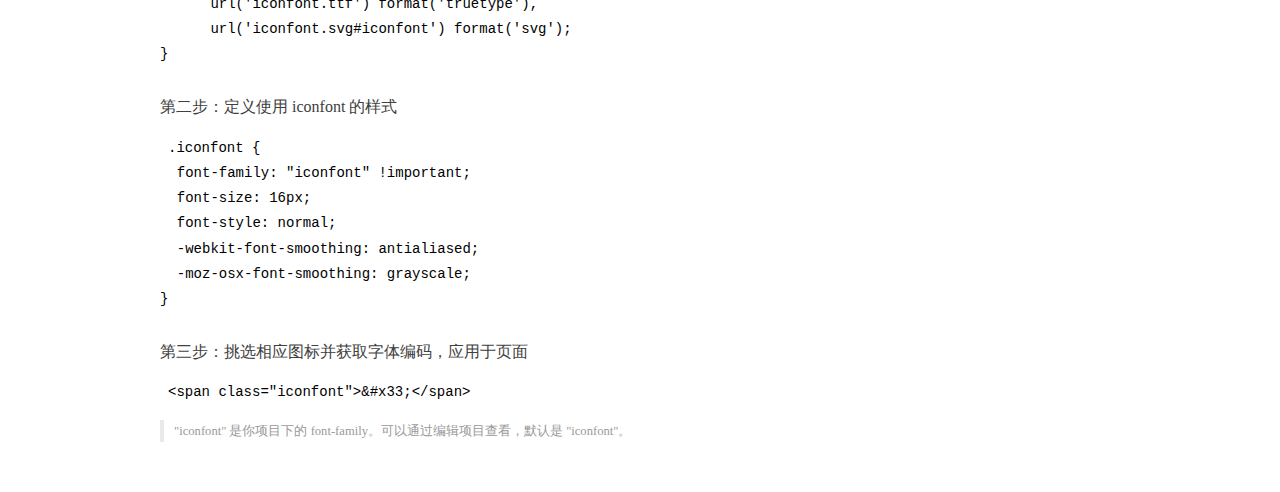
<file: assets/fonts/demo_index.html>
<!DOCTYPE html>
<html>
<head>
  <meta charset="utf-8"/>
  <title>IconFont Demo</title>
  <link rel="shortcut icon" href="https://gtms04.alicdn.com/tps/i4/TB1_oz6GVXXXXaFXpXXJDFnIXXX-64-64.ico" type="image/x-icon"/>
  <link rel="stylesheet" href="https://g.alicdn.com/thx/cube/1.3.2/cube.min.css">
  <link rel="stylesheet" href="demo.css">
  <link rel="stylesheet" href="iconfont.css">
  <script src="iconfont.js"></script>
  <!-- jQuery -->
  <script src="https://a1.alicdn.com/oss/uploads/2018/12/26/7bfddb60-08e8-11e9-9b04-53e73bb6408b.js"></script>
  <!-- 代码高亮 -->
  <script src="https://a1.alicdn.com/oss/uploads/2018/12/26/a3f714d0-08e6-11e9-8a15-ebf944d7534c.js"></script>
</head>
<body>
  <div class="main">
    <h1 class="logo"><a href="https://www.iconfont.cn/" title="iconfont 首页" target="_blank">&#xe86b;</a></h1>
    <div class="nav-tabs">
      <ul id="tabs" class="dib-box">
        <li class="dib active"><span>Unicode</span></li>
        <li class="dib"><span>Font class</span></li>
        <li class="dib"><span>Symbol</span></li>
      </ul>
      
    </div>
    <div class="tab-container">
      <div class="content unicode" style="display: block;">
          <ul class="icon_lists dib-box">
          
            <li class="dib">
              <span class="icon iconfont">&#xe6a9;</span>
                <div class="name">home</div>
                <div class="code-name">&amp;#xe6a9;</div>
              </li>
          
            <li class="dib">
              <span class="icon iconfont">&#xe614;</span>
                <div class="name">user</div>
                <div class="code-name">&amp;#xe614;</div>
              </li>
          
            <li class="dib">
              <span class="icon iconfont">&#xe616;</span>
                <div class="name">评论</div>
                <div class="code-name">&amp;#xe616;</div>
              </li>
          
            <li class="dib">
              <span class="icon iconfont">&#xe865;</span>
                <div class="name">退出</div>
                <div class="code-name">&amp;#xe865;</div>
              </li>
          
            <li class="dib">
              <span class="icon iconfont">&#xe615;</span>
                <div class="name">文章</div>
                <div class="code-name">&amp;#xe615;</div>
              </li>
          
          </ul>
          <div class="article markdown">
          <h2 id="unicode-">Unicode 引用</h2>
          <hr>

          <p>Unicode 是字体在网页端最原始的应用方式，特点是：</p>
          <ul>
            <li>兼容性最好，支持 IE6+，及所有现代浏览器。</li>
            <li>支持按字体的方式去动态调整图标大小，颜色等等。</li>
            <li>但是因为是字体，所以不支持多色。只能使用平台里单色的图标，就算项目里有多色图标也会自动去色。</li>
          </ul>
          <blockquote>
            <p>注意：新版 iconfont 支持多色图标，这些多色图标在 Unicode 模式下将不能使用，如果有需求建议使用symbol 的引用方式</p>
          </blockquote>
          <p>Unicode 使用步骤如下：</p>
          <h3 id="-font-face">第一步：拷贝项目下面生成的 <code>@font-face</code></h3>
<pre><code class="language-css"
>@font-face {
  font-family: 'iconfont';
  src: url('iconfont.eot');
  src: url('iconfont.eot?#iefix') format('embedded-opentype'),
      url('iconfont.woff2') format('woff2'),
      url('iconfont.woff') format('woff'),
      url('iconfont.ttf') format('truetype'),
      url('iconfont.svg#iconfont') format('svg');
}
</code></pre>
          <h3 id="-iconfont-">第二步：定义使用 iconfont 的样式</h3>
<pre><code class="language-css"
>.iconfont {
  font-family: "iconfont" !important;
  font-size: 16px;
  font-style: normal;
  -webkit-font-smoothing: antialiased;
  -moz-osx-font-smoothing: grayscale;
}
</code></pre>
          <h3 id="-">第三步：挑选相应图标并获取字体编码，应用于页面</h3>
<pre>
<code class="language-html"
>&lt;span class="iconfont"&gt;&amp;#x33;&lt;/span&gt;
</code></pre>
          <blockquote>
            <p>"iconfont" 是你项目下的 font-family。可以通过编辑项目查看，默认是 "iconfont"。</p>
          </blockquote>
          </div>
      </div>
      <div class="content font-class">
        <ul class="icon_lists dib-box">
          
          <li class="dib">
            <span class="icon iconfont icon-home"></span>
            <div class="name">
              home
            </div>
            <div class="code-name">.icon-home
            </div>
          </li>
          
          <li class="dib">
            <span class="icon iconfont icon-user"></span>
            <div class="name">
              user
            </div>
            <div class="code-name">.icon-user
            </div>
          </li>
          
          <li class="dib">
            <span class="icon iconfont icon-pinglun"></span>
            <div class="name">
              评论
            </div>
            <div class="code-name">.icon-pinglun
            </div>
          </li>
          
          <li class="dib">
            <span class="icon iconfont icon-tuichu"></span>
            <div class="name">
              退出
            </div>
            <div class="code-name">.icon-tuichu
            </div>
          </li>
          
          <li class="dib">
            <span class="icon iconfont icon-16"></span>
            <div class="name">
              文章
            </div>
            <div class="code-name">.icon-16
            </div>
          </li>
          
        </ul>
        <div class="article markdown">
        <h2 id="font-class-">font-class 引用</h2>
        <hr>

        <p>font-class 是 Unicode 使用方式的一种变种，主要是解决 Unicode 书写不直观，语意不明确的问题。</p>
        <p>与 Unicode 使用方式相比，具有如下特点：</p>
        <ul>
          <li>兼容性良好，支持 IE8+，及所有现代浏览器。</li>
          <li>相比于 Unicode 语意明确，书写更直观。可以很容易分辨这个 icon 是什么。</li>
          <li>因为使用 class 来定义图标，所以当要替换图标时，只需要修改 class 里面的 Unicode 引用。</li>
          <li>不过因为本质上还是使用的字体，所以多色图标还是不支持的。</li>
        </ul>
        <p>使用步骤如下：</p>
        <h3 id="-fontclass-">第一步：引入项目下面生成的 fontclass 代码：</h3>
<pre><code class="language-html">&lt;link rel="stylesheet" href="./iconfont.css"&gt;
</code></pre>
        <h3 id="-">第二步：挑选相应图标并获取类名，应用于页面：</h3>
<pre><code class="language-html">&lt;span class="iconfont icon-xxx"&gt;&lt;/span&gt;
</code></pre>
        <blockquote>
          <p>"
            iconfont" 是你项目下的 font-family。可以通过编辑项目查看，默认是 "iconfont"。</p>
        </blockquote>
      </div>
      </div>
      <div class="content symbol">
          <ul class="icon_lists dib-box">
          
            <li class="dib">
                <svg class="icon svg-icon" aria-hidden="true">
                  <use xlink:href="#icon-home"></use>
                </svg>
                <div class="name">home</div>
                <div class="code-name">#icon-home</div>
            </li>
          
            <li class="dib">
                <svg class="icon svg-icon" aria-hidden="true">
                  <use xlink:href="#icon-user"></use>
                </svg>
                <div class="name">user</div>
                <div class="code-name">#icon-user</div>
            </li>
          
            <li class="dib">
                <svg class="icon svg-icon" aria-hidden="true">
                  <use xlink:href="#icon-pinglun"></use>
                </svg>
                <div class="name">评论</div>
                <div class="code-name">#icon-pinglun</div>
            </li>
          
            <li class="dib">
                <svg class="icon svg-icon" aria-hidden="true">
                  <use xlink:href="#icon-tuichu"></use>
                </svg>
                <div class="name">退出</div>
                <div class="code-name">#icon-tuichu</div>
            </li>
          
            <li class="dib">
                <svg class="icon svg-icon" aria-hidden="true">
                  <use xlink:href="#icon-16"></use>
                </svg>
                <div class="name">文章</div>
                <div class="code-name">#icon-16</div>
            </li>
          
          </ul>
          <div class="article markdown">
          <h2 id="symbol-">Symbol 引用</h2>
          <hr>

          <p>这是一种全新的使用方式，应该说这才是未来的主流，也是平台目前推荐的用法。相关介绍可以参考这篇<a href="">文章</a>
            这种用法其实是做了一个 SVG 的集合，与另外两种相比具有如下特点：</p>
          <ul>
            <li>支持多色图标了，不再受单色限制。</li>
            <li>通过一些技巧，支持像字体那样，通过 <code>font-size</code>, <code>color</code> 来调整样式。</li>
            <li>兼容性较差，支持 IE9+，及现代浏览器。</li>
            <li>浏览器渲染 SVG 的性能一般，还不如 png。</li>
          </ul>
          <p>使用步骤如下：</p>
          <h3 id="-symbol-">第一步：引入项目下面生成的 symbol 代码：</h3>
<pre><code class="language-html">&lt;script src="./iconfont.js"&gt;&lt;/script&gt;
</code></pre>
          <h3 id="-css-">第二步：加入通用 CSS 代码（引入一次就行）：</h3>
<pre><code class="language-html">&lt;style&gt;
.icon {
  width: 1em;
  height: 1em;
  vertical-align: -0.15em;
  fill: currentColor;
  overflow: hidden;
}
&lt;/style&gt;
</code></pre>
          <h3 id="-">第三步：挑选相应图标并获取类名，应用于页面：</h3>
<pre><code class="language-html">&lt;svg class="icon" aria-hidden="true"&gt;
  &lt;use xlink:href="#icon-xxx"&gt;&lt;/use&gt;
&lt;/svg&gt;
</code></pre>
          </div>
      </div>

    </div>
  </div>
  <script>
  $(document).ready(function () {
      $('.tab-container .content:first').show()

      $('#tabs li').click(function (e) {
        var tabContent = $('.tab-container .content')
        var index = $(this).index()

        if ($(this).hasClass('active')) {
          return
        } else {
          $('#tabs li').removeClass('active')
          $(this).addClass('active')

          tabContent.hide().eq(index).fadeIn()
        }
      })
    })
  </script>
</body>
</html>
</file>
<file: assets/lib/layui/css/layui.css>
/** layui-v2.5.5 MIT License By https://www.layui.com */
 .layui-inline,img{display:inline-block;vertical-align:middle}h1,h2,h3,h4,h5,h6{font-weight:400}.layui-edge,.layui-header,.layui-inline,.layui-main{position:relative}.layui-body,.layui-edge,.layui-elip{overflow:hidden}.layui-btn,.layui-edge,.layui-inline,img{vertical-align:middle}.layui-btn,.layui-disabled,.layui-icon,.layui-unselect{-moz-user-select:none;-webkit-user-select:none;-ms-user-select:none}.layui-elip,.layui-form-checkbox span,.layui-form-pane .layui-form-label{text-overflow:ellipsis;white-space:nowrap}.layui-breadcrumb,.layui-tree-btnGroup{visibility:hidden}blockquote,body,button,dd,div,dl,dt,form,h1,h2,h3,h4,h5,h6,input,li,ol,p,pre,td,textarea,th,ul{margin:0;padding:0;-webkit-tap-highlight-color:rgba(0,0,0,0)}a:active,a:hover{outline:0}img{border:none}li{list-style:none}table{border-collapse:collapse;border-spacing:0}h4,h5,h6{font-size:100%}button,input,optgroup,option,select,textarea{font-family:inherit;font-size:inherit;font-style:inherit;font-weight:inherit;outline:0}pre{white-space:pre-wrap;white-space:-moz-pre-wrap;white-space:-pre-wrap;white-space:-o-pre-wrap;word-wrap:break-word}body{line-height:24px;font:14px Helvetica Neue,Helvetica,PingFang SC,Tahoma,Arial,sans-serif}hr{height:1px;margin:10px 0;border:0;clear:both}a{color:#333;text-decoration:none}a:hover{color:#777}a cite{font-style:normal;*cursor:pointer}.layui-border-box,.layui-border-box *{box-sizing:border-box}.layui-box,.layui-box *{box-sizing:content-box}.layui-clear{clear:both;*zoom:1}.layui-clear:after{content:'\20';clear:both;*zoom:1;display:block;height:0}.layui-inline{*display:inline;*zoom:1}.layui-edge{display:inline-block;width:0;height:0;border-width:6px;border-style:dashed;border-color:transparent}.layui-edge-top{top:-4px;border-bottom-color:#999;border-bottom-style:solid}.layui-edge-right{border-left-color:#999;border-left-style:solid}.layui-edge-bottom{top:2px;border-top-color:#999;border-top-style:solid}.layui-edge-left{border-right-color:#999;border-right-style:solid}.layui-disabled,.layui-disabled:hover{color:#d2d2d2!important;cursor:not-allowed!important}.layui-circle{border-radius:100%}.layui-show{display:block!important}.layui-hide{display:none!important}@font-face{font-family:layui-icon;src:url(../font/iconfont.eot?v=250);src:url(../font/iconfont.eot?v=250#iefix) format('embedded-opentype'),url(../font/iconfont.woff2?v=250) format('woff2'),url(../font/iconfont.woff?v=250) format('woff'),url(../font/iconfont.ttf?v=250) format('truetype'),url(../font/iconfont.svg?v=250#layui-icon) format('svg')}.layui-icon{font-family:layui-icon!important;font-size:16px;font-style:normal;-webkit-font-smoothing:antialiased;-moz-osx-font-smoothing:grayscale}.layui-icon-reply-fill:before{content:"\e611"}.layui-icon-set-fill:before{content:"\e614"}.layui-icon-menu-fill:before{content:"\e60f"}.layui-icon-search:before{content:"\e615"}.layui-icon-share:before{content:"\e641"}.layui-icon-set-sm:before{content:"\e620"}.layui-icon-engine:before{content:"\e628"}.layui-icon-close:before{content:"\1006"}.layui-icon-close-fill:before{content:"\1007"}.layui-icon-chart-screen:before{content:"\e629"}.layui-icon-star:before{content:"\e600"}.layui-icon-circle-dot:before{content:"\e617"}.layui-icon-chat:before{content:"\e606"}.layui-icon-release:before{content:"\e609"}.layui-icon-list:before{content:"\e60a"}.layui-icon-chart:before{content:"\e62c"}.layui-icon-ok-circle:before{content:"\1005"}.layui-icon-layim-theme:before{content:"\e61b"}.layui-icon-table:before{content:"\e62d"}.layui-icon-right:before{content:"\e602"}.layui-icon-left:before{content:"\e603"}.layui-icon-cart-simple:before{content:"\e698"}.layui-icon-face-cry:before{content:"\e69c"}.layui-icon-face-smile:before{content:"\e6af"}.layui-icon-survey:before{content:"\e6b2"}.layui-icon-tree:before{content:"\e62e"}.layui-icon-upload-circle:before{content:"\e62f"}.layui-icon-add-circle:before{content:"\e61f"}.layui-icon-download-circle:before{content:"\e601"}.layui-icon-templeate-1:before{content:"\e630"}.layui-icon-util:before{content:"\e631"}.layui-icon-face-surprised:before{content:"\e664"}.layui-icon-edit:before{content:"\e642"}.layui-icon-speaker:before{content:"\e645"}.layui-icon-down:before{content:"\e61a"}.layui-icon-file:before{content:"\e621"}.layui-icon-layouts:before{content:"\e632"}.layui-icon-rate-half:before{content:"\e6c9"}.layui-icon-add-circle-fine:before{content:"\e608"}.layui-icon-prev-circle:before{content:"\e633"}.layui-icon-read:before{content:"\e705"}.layui-icon-404:before{content:"\e61c"}.layui-icon-carousel:before{content:"\e634"}.layui-icon-help:before{content:"\e607"}.layui-icon-code-circle:before{content:"\e635"}.layui-icon-water:before{content:"\e636"}.layui-icon-username:before{content:"\e66f"}.layui-icon-find-fill:before{content:"\e670"}.layui-icon-about:before{content:"\e60b"}.layui-icon-location:before{content:"\e715"}.layui-icon-up:before{content:"\e619"}.layui-icon-pause:before{content:"\e651"}.layui-icon-date:before{content:"\e637"}.layui-icon-layim-uploadfile:before{content:"\e61d"}.layui-icon-delete:before{content:"\e640"}.layui-icon-play:before{content:"\e652"}.layui-icon-top:before{content:"\e604"}.layui-icon-friends:before{content:"\e612"}.layui-icon-refresh-3:before{content:"\e9aa"}.layui-icon-ok:before{content:"\e605"}.layui-icon-layer:before{content:"\e638"}.layui-icon-face-smile-fine:before{content:"\e60c"}.layui-icon-dollar:before{content:"\e659"}.layui-icon-group:before{content:"\e613"}.layui-icon-layim-download:before{content:"\e61e"}.layui-icon-picture-fine:before{content:"\e60d"}.layui-icon-link:before{content:"\e64c"}.layui-icon-diamond:before{content:"\e735"}.layui-icon-log:before{content:"\e60e"}.layui-icon-rate-solid:before{content:"\e67a"}.layui-icon-fonts-del:before{content:"\e64f"}.layui-icon-unlink:before{content:"\e64d"}.layui-icon-fonts-clear:before{content:"\e639"}.layui-icon-triangle-r:before{content:"\e623"}.layui-icon-circle:before{content:"\e63f"}.layui-icon-radio:before{content:"\e643"}.layui-icon-align-center:before{content:"\e647"}.layui-icon-align-right:before{content:"\e648"}.layui-icon-align-left:before{content:"\e649"}.layui-icon-loading-1:before{content:"\e63e"}.layui-icon-return:before{content:"\e65c"}.layui-icon-fonts-strong:before{content:"\e62b"}.layui-icon-upload:before{content:"\e67c"}.layui-icon-dialogue:before{content:"\e63a"}.layui-icon-video:before{content:"\e6ed"}.layui-icon-headset:before{content:"\e6fc"}.layui-icon-cellphone-fine:before{content:"\e63b"}.layui-icon-add-1:before{content:"\e654"}.layui-icon-face-smile-b:before{content:"\e650"}.layui-icon-fonts-html:before{content:"\e64b"}.layui-icon-form:before{content:"\e63c"}.layui-icon-cart:before{content:"\e657"}.layui-icon-camera-fill:before{content:"\e65d"}.layui-icon-tabs:before{content:"\e62a"}.layui-icon-fonts-code:before{content:"\e64e"}.layui-icon-fire:before{content:"\e756"}.layui-icon-set:before{content:"\e716"}.layui-icon-fonts-u:before{content:"\e646"}.layui-icon-triangle-d:before{content:"\e625"}.layui-icon-tips:before{content:"\e702"}.layui-icon-picture:before{content:"\e64a"}.layui-icon-more-vertical:before{content:"\e671"}.layui-icon-flag:before{content:"\e66c"}.layui-icon-loading:before{content:"\e63d"}.layui-icon-fonts-i:before{content:"\e644"}.layui-icon-refresh-1:before{content:"\e666"}.layui-icon-rmb:before{content:"\e65e"}.layui-icon-home:before{content:"\e68e"}.layui-icon-user:before{content:"\e770"}.layui-icon-notice:before{content:"\e667"}.layui-icon-login-weibo:before{content:"\e675"}.layui-icon-voice:before{content:"\e688"}.layui-icon-upload-drag:before{content:"\e681"}.layui-icon-login-qq:before{content:"\e676"}.layui-icon-snowflake:before{content:"\e6b1"}.layui-icon-file-b:before{content:"\e655"}.layui-icon-template:before{content:"\e663"}.layui-icon-auz:before{content:"\e672"}.layui-icon-console:before{content:"\e665"}.layui-icon-app:before{content:"\e653"}.layui-icon-prev:before{content:"\e65a"}.layui-icon-website:before{content:"\e7ae"}.layui-icon-next:before{content:"\e65b"}.layui-icon-component:before{content:"\e857"}.layui-icon-more:before{content:"\e65f"}.layui-icon-login-wechat:before{content:"\e677"}.layui-icon-shrink-right:before{content:"\e668"}.layui-icon-spread-left:before{content:"\e66b"}.layui-icon-camera:before{content:"\e660"}.layui-icon-note:before{content:"\e66e"}.layui-icon-refresh:before{content:"\e669"}.layui-icon-female:before{content:"\e661"}.layui-icon-male:before{content:"\e662"}.layui-icon-password:before{content:"\e673"}.layui-icon-senior:before{content:"\e674"}.layui-icon-theme:before{content:"\e66a"}.layui-icon-tread:before{content:"\e6c5"}.layui-icon-praise:before{content:"\e6c6"}.layui-icon-star-fill:before{content:"\e658"}.layui-icon-rate:before{content:"\e67b"}.layui-icon-template-1:before{content:"\e656"}.layui-icon-vercode:before{content:"\e679"}.layui-icon-cellphone:before{content:"\e678"}.layui-icon-screen-full:before{content:"\e622"}.layui-icon-screen-restore:before{content:"\e758"}.layui-icon-cols:before{content:"\e610"}.layui-icon-export:before{content:"\e67d"}.layui-icon-print:before{content:"\e66d"}.layui-icon-slider:before{content:"\e714"}.layui-icon-addition:before{content:"\e624"}.layui-icon-subtraction:before{content:"\e67e"}.layui-icon-service:before{content:"\e626"}.layui-icon-transfer:before{content:"\e691"}.layui-main{width:1140px;margin:0 auto}.layui-header{z-index:1000;height:60px}.layui-header a:hover{transition:all .5s;-webkit-transition:all .5s}.layui-side{position:fixed;left:0;top:0;bottom:0;z-index:999;width:200px;overflow-x:hidden}.layui-side-scroll{position:relative;width:220px;height:100%;overflow-x:hidden}.layui-body{position:absolute;left:200px;right:0;top:0;bottom:0;z-index:998;width:auto;overflow-y:auto;box-sizing:border-box}.layui-layout-body{overflow:hidden}.layui-layout-admin .layui-header{background-color:#23262E}.layui-layout-admin .layui-side{top:60px;width:200px;overflow-x:hidden}.layui-layout-admin .layui-body{position:fixed;top:60px;bottom:44px}.layui-layout-admin .layui-main{width:auto;margin:0 15px}.layui-layout-admin .layui-footer{position:fixed;left:200px;right:0;bottom:0;height:44px;line-height:44px;padding:0 15px;background-color:#eee}.layui-layout-admin .layui-logo{position:absolute;left:0;top:0;width:200px;height:100%;line-height:60px;text-align:center;color:#009688;font-size:16px}.layui-layout-admin .layui-header .layui-nav{background:0 0}.layui-layout-left{position:absolute!important;left:200px;top:0}.layui-layout-right{position:absolute!important;right:0;top:0}.layui-container{position:relative;margin:0 auto;padding:0 15px;box-sizing:border-box}.layui-fluid{position:relative;margin:0 auto;padding:0 15px}.layui-row:after,.layui-row:before{content:'';display:block;clear:both}.layui-col-lg1,.layui-col-lg10,.layui-col-lg11,.layui-col-lg12,.layui-col-lg2,.layui-col-lg3,.layui-col-lg4,.layui-col-lg5,.layui-col-lg6,.layui-col-lg7,.layui-col-lg8,.layui-col-lg9,.layui-col-md1,.layui-col-md10,.layui-col-md11,.layui-col-md12,.layui-col-md2,.layui-col-md3,.layui-col-md4,.layui-col-md5,.layui-col-md6,.layui-col-md7,.layui-col-md8,.layui-col-md9,.layui-col-sm1,.layui-col-sm10,.layui-col-sm11,.layui-col-sm12,.layui-col-sm2,.layui-col-sm3,.layui-col-sm4,.layui-col-sm5,.layui-col-sm6,.layui-col-sm7,.layui-col-sm8,.layui-col-sm9,.layui-col-xs1,.layui-col-xs10,.layui-col-xs11,.layui-col-xs12,.layui-col-xs2,.layui-col-xs3,.layui-col-xs4,.layui-col-xs5,.layui-col-xs6,.layui-col-xs7,.layui-col-xs8,.layui-col-xs9{position:relative;display:block;box-sizing:border-box}.layui-col-xs1,.layui-col-xs10,.layui-col-xs11,.layui-col-xs12,.layui-col-xs2,.layui-col-xs3,.layui-col-xs4,.layui-col-xs5,.layui-col-xs6,.layui-col-xs7,.layui-col-xs8,.layui-col-xs9{float:left}.layui-col-xs1{width:8.33333333%}.layui-col-xs2{width:16.66666667%}.layui-col-xs3{width:25%}.layui-col-xs4{width:33.33333333%}.layui-col-xs5{width:41.66666667%}.layui-col-xs6{width:50%}.layui-col-xs7{width:58.33333333%}.layui-col-xs8{width:66.66666667%}.layui-col-xs9{width:75%}.layui-col-xs10{width:83.33333333%}.layui-col-xs11{width:91.66666667%}.layui-col-xs12{width:100%}.layui-col-xs-offset1{margin-left:8.33333333%}.layui-col-xs-offset2{margin-left:16.66666667%}.layui-col-xs-offset3{margin-left:25%}.layui-col-xs-offset4{margin-left:33.33333333%}.layui-col-xs-offset5{margin-left:41.66666667%}.layui-col-xs-offset6{margin-left:50%}.layui-col-xs-offset7{margin-left:58.33333333%}.layui-col-xs-offset8{margin-left:66.66666667%}.layui-col-xs-offset9{margin-left:75%}.layui-col-xs-offset10{margin-left:83.33333333%}.layui-col-xs-offset11{margin-left:91.66666667%}.layui-col-xs-offset12{margin-left:100%}@media screen and (max-width:768px){.layui-hide-xs{display:none!important}.layui-show-xs-block{display:block!important}.layui-show-xs-inline{display:inline!important}.layui-show-xs-inline-block{display:inline-block!important}}@media screen and (min-width:768px){.layui-container{width:750px}.layui-hide-sm{display:none!important}.layui-show-sm-block{display:block!important}.layui-show-sm-inline{display:inline!important}.layui-show-sm-inline-block{display:inline-block!important}.layui-col-sm1,.layui-col-sm10,.layui-col-sm11,.layui-col-sm12,.layui-col-sm2,.layui-col-sm3,.layui-col-sm4,.layui-col-sm5,.layui-col-sm6,.layui-col-sm7,.layui-col-sm8,.layui-col-sm9{float:left}.layui-col-sm1{width:8.33333333%}.layui-col-sm2{width:16.66666667%}.layui-col-sm3{width:25%}.layui-col-sm4{width:33.33333333%}.layui-col-sm5{width:41.66666667%}.layui-col-sm6{width:50%}.layui-col-sm7{width:58.33333333%}.layui-col-sm8{width:66.66666667%}.layui-col-sm9{width:75%}.layui-col-sm10{width:83.33333333%}.layui-col-sm11{width:91.66666667%}.layui-col-sm12{width:100%}.layui-col-sm-offset1{margin-left:8.33333333%}.layui-col-sm-offset2{margin-left:16.66666667%}.layui-col-sm-offset3{margin-left:25%}.layui-col-sm-offset4{margin-left:33.33333333%}.layui-col-sm-offset5{margin-left:41.66666667%}.layui-col-sm-offset6{margin-left:50%}.layui-col-sm-offset7{margin-left:58.33333333%}.layui-col-sm-offset8{margin-left:66.66666667%}.layui-col-sm-offset9{margin-left:75%}.layui-col-sm-offset10{margin-left:83.33333333%}.layui-col-sm-offset11{margin-left:91.66666667%}.layui-col-sm-offset12{margin-left:100%}}@media screen and (min-width:992px){.layui-container{width:970px}.layui-hide-md{display:none!important}.layui-show-md-block{display:block!important}.layui-show-md-inline{display:inline!important}.layui-show-md-inline-block{display:inline-block!important}.layui-col-md1,.layui-col-md10,.layui-col-md11,.layui-col-md12,.layui-col-md2,.layui-col-md3,.layui-col-md4,.layui-col-md5,.layui-col-md6,.layui-col-md7,.layui-col-md8,.layui-col-md9{float:left}.layui-col-md1{width:8.33333333%}.layui-col-md2{width:16.66666667%}.layui-col-md3{width:25%}.layui-col-md4{width:33.33333333%}.layui-col-md5{width:41.66666667%}.layui-col-md6{width:50%}.layui-col-md7{width:58.33333333%}.layui-col-md8{width:66.66666667%}.layui-col-md9{width:75%}.layui-col-md10{width:83.33333333%}.layui-col-md11{width:91.66666667%}.layui-col-md12{width:100%}.layui-col-md-offset1{margin-left:8.33333333%}.layui-col-md-offset2{margin-left:16.66666667%}.layui-col-md-offset3{margin-left:25%}.layui-col-md-offset4{margin-left:33.33333333%}.layui-col-md-offset5{margin-left:41.66666667%}.layui-col-md-offset6{margin-left:50%}.layui-col-md-offset7{margin-left:58.33333333%}.layui-col-md-offset8{margin-left:66.66666667%}.layui-col-md-offset9{margin-left:75%}.layui-col-md-offset10{margin-left:83.33333333%}.layui-col-md-offset11{margin-left:91.66666667%}.layui-col-md-offset12{margin-left:100%}}@media screen and (min-width:1200px){.layui-container{width:1170px}.layui-hide-lg{display:none!important}.layui-show-lg-block{display:block!important}.layui-show-lg-inline{display:inline!important}.layui-show-lg-inline-block{display:inline-block!important}.layui-col-lg1,.layui-col-lg10,.layui-col-lg11,.layui-col-lg12,.layui-col-lg2,.layui-col-lg3,.layui-col-lg4,.layui-col-lg5,.layui-col-lg6,.layui-col-lg7,.layui-col-lg8,.layui-col-lg9{float:left}.layui-col-lg1{width:8.33333333%}.layui-col-lg2{width:16.66666667%}.layui-col-lg3{width:25%}.layui-col-lg4{width:33.33333333%}.layui-col-lg5{width:41.66666667%}.layui-col-lg6{width:50%}.layui-col-lg7{width:58.33333333%}.layui-col-lg8{width:66.66666667%}.layui-col-lg9{width:75%}.layui-col-lg10{width:83.33333333%}.layui-col-lg11{width:91.66666667%}.layui-col-lg12{width:100%}.layui-col-lg-offset1{margin-left:8.33333333%}.layui-col-lg-offset2{margin-left:16.66666667%}.layui-col-lg-offset3{margin-left:25%}.layui-col-lg-offset4{margin-left:33.33333333%}.layui-col-lg-offset5{margin-left:41.66666667%}.layui-col-lg-offset6{margin-left:50%}.layui-col-lg-offset7{margin-left:58.33333333%}.layui-col-lg-offset8{margin-left:66.66666667%}.layui-col-lg-offset9{margin-left:75%}.layui-col-lg-offset10{margin-left:83.33333333%}.layui-col-lg-offset11{margin-left:91.66666667%}.layui-col-lg-offset12{margin-left:100%}}.layui-col-space1{margin:-.5px}.layui-col-space1>*{padding:.5px}.layui-col-space3{margin:-1.5px}.layui-col-space3>*{padding:1.5px}.layui-col-space5{margin:-2.5px}.layui-col-space5>*{padding:2.5px}.layui-col-space8{margin:-3.5px}.layui-col-space8>*{padding:3.5px}.layui-col-space10{margin:-5px}.layui-col-space10>*{padding:5px}.layui-col-space12{margin:-6px}.layui-col-space12>*{padding:6px}.layui-col-space15{margin:-7.5px}.layui-col-space15>*{padding:7.5px}.layui-col-space18{margin:-9px}.layui-col-space18>*{padding:9px}.layui-col-space20{margin:-10px}.layui-col-space20>*{padding:10px}.layui-col-space22{margin:-11px}.layui-col-space22>*{padding:11px}.layui-col-space25{margin:-12.5px}.layui-col-space25>*{padding:12.5px}.layui-col-space30{margin:-15px}.layui-col-space30>*{padding:15px}.layui-btn,.layui-input,.layui-select,.layui-textarea,.layui-upload-button{outline:0;-webkit-appearance:none;transition:all .3s;-webkit-transition:all .3s;box-sizing:border-box}.layui-elem-quote{margin-bottom:10px;padding:15px;line-height:22px;border-left:5px solid #009688;border-radius:0 2px 2px 0;background-color:#f2f2f2}.layui-quote-nm{border-style:solid;border-width:1px 1px 1px 5px;background:0 0}.layui-elem-field{margin-bottom:10px;padding:0;border-width:1px;border-style:solid}.layui-elem-field legend{margin-left:20px;padding:0 10px;font-size:20px;font-weight:300}.layui-field-title{margin:10px 0 20px;border-width:1px 0 0}.layui-field-box{padding:10px 15px}.layui-field-title .layui-field-box{padding:10px 0}.layui-progress{position:relative;height:6px;border-radius:20px;background-color:#e2e2e2}.layui-progress-bar{position:absolute;left:0;top:0;width:0;max-width:100%;height:6px;border-radius:20px;text-align:right;background-color:#5FB878;transition:all .3s;-webkit-transition:all .3s}.layui-progress-big,.layui-progress-big .layui-progress-bar{height:18px;line-height:18px}.layui-progress-text{position:relative;top:-20px;line-height:18px;font-size:12px;color:#666}.layui-progress-big .layui-progress-text{position:static;padding:0 10px;color:#fff}.layui-collapse{border-width:1px;border-style:solid;border-radius:2px}.layui-colla-content,.layui-colla-item{border-top-width:1px;border-top-style:solid}.layui-colla-item:first-child{border-top:none}.layui-colla-title{position:relative;height:42px;line-height:42px;padding:0 15px 0 35px;color:#333;background-color:#f2f2f2;cursor:pointer;font-size:14px;overflow:hidden}.layui-colla-content{display:none;padding:10px 15px;line-height:22px;color:#666}.layui-colla-icon{position:absolute;left:15px;top:0;font-size:14px}.layui-card{margin-bottom:15px;border-radius:2px;background-color:#fff;box-shadow:0 1px 2px 0 rgba(0,0,0,.05)}.layui-card:last-child{margin-bottom:0}.layui-card-header{position:relative;height:42px;line-height:42px;padding:0 15px;border-bottom:1px solid #f6f6f6;color:#333;border-radius:2px 2px 0 0;font-size:14px}.layui-bg-black,.layui-bg-blue,.layui-bg-cyan,.layui-bg-green,.layui-bg-orange,.layui-bg-red{color:#fff!important}.layui-card-body{position:relative;padding:10px 15px;line-height:24px}.layui-card-body[pad15]{padding:15px}.layui-card-body[pad20]{padding:20px}.layui-card-body .layui-table{margin:5px 0}.layui-card .layui-tab{margin:0}.layui-panel-window{position:relative;padding:15px;border-radius:0;border-top:5px solid #E6E6E6;background-color:#fff}.layui-auxiliar-moving{position:fixed;left:0;right:0;top:0;bottom:0;width:100%;height:100%;background:0 0;z-index:9999999999}.layui-form-label,.layui-form-mid,.layui-form-select,.layui-input-block,.layui-input-inline,.layui-textarea{position:relative}.layui-bg-red{background-color:#FF5722!important}.layui-bg-orange{background-color:#FFB800!important}.layui-bg-green{background-color:#009688!important}.layui-bg-cyan{background-color:#2F4056!important}.layui-bg-blue{background-color:#1E9FFF!important}.layui-bg-black{background-color:#393D49!important}.layui-bg-gray{background-color:#eee!important;color:#666!important}.layui-badge-rim,.layui-colla-content,.layui-colla-item,.layui-collapse,.layui-elem-field,.layui-form-pane .layui-form-item[pane],.layui-form-pane .layui-form-label,.layui-input,.layui-layedit,.layui-layedit-tool,.layui-quote-nm,.layui-select,.layui-tab-bar,.layui-tab-card,.layui-tab-title,.layui-tab-title .layui-this:after,.layui-textarea{border-color:#e6e6e6}.layui-timeline-item:before,hr{background-color:#e6e6e6}.layui-text{line-height:22px;font-size:14px;color:#666}.layui-text h1,.layui-text h2,.layui-text h3{font-weight:500;color:#333}.layui-text h1{font-size:30px}.layui-text h2{font-size:24px}.layui-text h3{font-size:18px}.layui-text a:not(.layui-btn){color:#01AAED}.layui-text a:not(.layui-btn):hover{text-decoration:underline}.layui-text ul{padding:5px 0 5px 15px}.layui-text ul li{margin-top:5px;list-style-type:disc}.layui-text em,.layui-word-aux{color:#999!important;padding:0 5px!important}.layui-btn{display:inline-block;height:38px;line-height:38px;padding:0 18px;background-color:#009688;color:#fff;white-space:nowrap;text-align:center;font-size:14px;border:none;border-radius:2px;cursor:pointer}.layui-btn:hover{opacity:.8;filter:alpha(opacity=80);color:#fff}.layui-btn:active{opacity:1;filter:alpha(opacity=100)}.layui-btn+.layui-btn{margin-left:10px}.layui-btn-container{font-size:0}.layui-btn-container .layui-btn{margin-right:10px;margin-bottom:10px}.layui-btn-container .layui-btn+.layui-btn{margin-left:0}.layui-table .layui-btn-container .layui-btn{margin-bottom:9px}.layui-btn-radius{border-radius:100px}.layui-btn .layui-icon{margin-right:3px;font-size:18px;vertical-align:bottom;vertical-align:middle\9}.layui-btn-primary{border:1px solid #C9C9C9;background-color:#fff;color:#555}.layui-btn-primary:hover{border-color:#009688;color:#333}.layui-btn-normal{background-color:#1E9FFF}.layui-btn-warm{background-color:#FFB800}.layui-btn-danger{background-color:#FF5722}.layui-btn-checked{background-color:#5FB878}.layui-btn-disabled,.layui-btn-disabled:active,.layui-btn-disabled:hover{border:1px solid #e6e6e6;background-color:#FBFBFB;color:#C9C9C9;cursor:not-allowed;opacity:1}.layui-btn-lg{height:44px;line-height:44px;padding:0 25px;font-size:16px}.layui-btn-sm{height:30px;line-height:30px;padding:0 10px;font-size:12px}.layui-btn-sm i{font-size:16px!important}.layui-btn-xs{height:22px;line-height:22px;padding:0 5px;font-size:12px}.layui-btn-xs i{font-size:14px!important}.layui-btn-group{display:inline-block;vertical-align:middle;font-size:0}.layui-btn-group .layui-btn{margin-left:0!important;margin-right:0!important;border-left:1px solid rgba(255,255,255,.5);border-radius:0}.layui-btn-group .layui-btn-primary{border-left:none}.layui-btn-group .layui-btn-primary:hover{border-color:#C9C9C9;color:#009688}.layui-btn-group .layui-btn:first-child{border-left:none;border-radius:2px 0 0 2px}.layui-btn-group .layui-btn-primary:first-child{border-left:1px solid #c9c9c9}.layui-btn-group .layui-btn:last-child{border-radius:0 2px 2px 0}.layui-btn-group .layui-btn+.layui-btn{margin-left:0}.layui-btn-group+.layui-btn-group{margin-left:10px}.layui-btn-fluid{width:100%}.layui-input,.layui-select,.layui-textarea{height:38px;line-height:1.3;line-height:38px\9;border-width:1px;border-style:solid;background-color:#fff;border-radius:2px}.layui-input::-webkit-input-placeholder,.layui-select::-webkit-input-placeholder,.layui-textarea::-webkit-input-placeholder{line-height:1.3}.layui-input,.layui-textarea{display:block;width:100%;padding-left:10px}.layui-input:hover,.layui-textarea:hover{border-color:#D2D2D2!important}.layui-input:focus,.layui-textarea:focus{border-color:#C9C9C9!important}.layui-textarea{min-height:100px;height:auto;line-height:20px;padding:6px 10px;resize:vertical}.layui-select{padding:0 10px}.layui-form input[type=checkbox],.layui-form input[type=radio],.layui-form select{display:none}.layui-form [lay-ignore]{display:initial}.layui-form-item{margin-bottom:15px;clear:both;*zoom:1}.layui-form-item:after{content:'\20';clear:both;*zoom:1;display:block;height:0}.layui-form-label{float:left;display:block;padding:9px 15px;width:80px;font-weight:400;line-height:20px;text-align:right}.layui-form-label-col{display:block;float:none;padding:9px 0;line-height:20px;text-align:left}.layui-form-item .layui-inline{margin-bottom:5px;margin-right:10px}.layui-input-block{margin-left:110px;min-height:36px}.layui-input-inline{display:inline-block;vertical-align:middle}.layui-form-item .layui-input-inline{float:left;width:190px;margin-right:10px}.layui-form-text .layui-input-inline{width:auto}.layui-form-mid{float:left;display:block;padding:9px 0!important;line-height:20px;margin-right:10px}.layui-form-danger+.layui-form-select .layui-input,.layui-form-danger:focus{border-color:#FF5722!important}.layui-form-select .layui-input{padding-right:30px;cursor:pointer}.layui-form-select .layui-edge{position:absolute;right:10px;top:50%;margin-top:-3px;cursor:pointer;border-width:6px;border-top-color:#c2c2c2;border-top-style:solid;transition:all .3s;-webkit-transition:all .3s}.layui-form-select dl{display:none;position:absolute;left:0;top:42px;padding:5px 0;z-index:899;min-width:100%;border:1px solid #d2d2d2;max-height:300px;overflow-y:auto;background-color:#fff;border-radius:2px;box-shadow:0 2px 4px rgba(0,0,0,.12);box-sizing:border-box}.layui-form-select dl dd,.layui-form-select dl dt{padding:0 10px;line-height:36px;white-space:nowrap;overflow:hidden;text-overflow:ellipsis}.layui-form-select dl dt{font-size:12px;color:#999}.layui-form-select dl dd{cursor:pointer}.layui-form-select dl dd:hover{background-color:#f2f2f2;-webkit-transition:.5s all;transition:.5s all}.layui-form-select .layui-select-group dd{padding-left:20px}.layui-form-select dl dd.layui-select-tips{padding-left:10px!important;color:#999}.layui-form-select dl dd.layui-this{background-color:#5FB878;color:#fff}.layui-form-checkbox,.layui-form-select dl dd.layui-disabled{background-color:#fff}.layui-form-selected dl{display:block}.layui-form-checkbox,.layui-form-checkbox *,.layui-form-switch{display:inline-block;vertical-align:middle}.layui-form-selected .layui-edge{margin-top:-9px;-webkit-transform:rotate(180deg);transform:rotate(180deg);margin-top:-3px\9}:root .layui-form-selected .layui-edge{margin-top:-9px\0/IE9}.layui-form-selectup dl{top:auto;bottom:42px}.layui-select-none{margin:5px 0;text-align:center;color:#999}.layui-select-disabled .layui-disabled{border-color:#eee!important}.layui-select-disabled .layui-edge{border-top-color:#d2d2d2}.layui-form-checkbox{position:relative;height:30px;line-height:30px;margin-right:10px;padding-right:30px;cursor:pointer;font-size:0;-webkit-transition:.1s linear;transition:.1s linear;box-sizing:border-box}.layui-form-checkbox span{padding:0 10px;height:100%;font-size:14px;border-radius:2px 0 0 2px;background-color:#d2d2d2;color:#fff;overflow:hidden}.layui-form-checkbox:hover span{background-color:#c2c2c2}.layui-form-checkbox i{position:absolute;right:0;top:0;width:30px;height:28px;border:1px solid #d2d2d2;border-left:none;border-radius:0 2px 2px 0;color:#fff;font-size:20px;text-align:center}.layui-form-checkbox:hover i{border-color:#c2c2c2;color:#c2c2c2}.layui-form-checked,.layui-form-checked:hover{border-color:#5FB878}.layui-form-checked span,.layui-form-checked:hover span{background-color:#5FB878}.layui-form-checked i,.layui-form-checked:hover i{color:#5FB878}.layui-form-item .layui-form-checkbox{margin-top:4px}.layui-form-checkbox[lay-skin=primary]{height:auto!important;line-height:normal!important;min-width:18px;min-height:18px;border:none!important;margin-right:0;padding-left:28px;padding-right:0;background:0 0}.layui-form-checkbox[lay-skin=primary] span{padding-left:0;padding-right:15px;line-height:18px;background:0 0;color:#666}.layui-form-checkbox[lay-skin=primary] i{right:auto;left:0;width:16px;height:16px;line-height:16px;border:1px solid #d2d2d2;font-size:12px;border-radius:2px;background-color:#fff;-webkit-transition:.1s linear;transition:.1s linear}.layui-form-checkbox[lay-skin=primary]:hover i{border-color:#5FB878;color:#fff}.layui-form-checked[lay-skin=primary] i{border-color:#5FB878!important;background-color:#5FB878;color:#fff}.layui-checkbox-disbaled[lay-skin=primary] span{background:0 0!important;color:#c2c2c2}.layui-checkbox-disbaled[lay-skin=primary]:hover i{border-color:#d2d2d2}.layui-form-item .layui-form-checkbox[lay-skin=primary]{margin-top:10px}.layui-form-switch{position:relative;height:22px;line-height:22px;min-width:35px;padding:0 5px;margin-top:8px;border:1px solid #d2d2d2;border-radius:20px;cursor:pointer;background-color:#fff;-webkit-transition:.1s linear;transition:.1s linear}.layui-form-switch i{position:absolute;left:5px;top:3px;width:16px;height:16px;border-radius:20px;background-color:#d2d2d2;-webkit-transition:.1s linear;transition:.1s linear}.layui-form-switch em{position:relative;top:0;width:25px;margin-left:21px;padding:0!important;text-align:center!important;color:#999!important;font-style:normal!important;font-size:12px}.layui-form-onswitch{border-color:#5FB878;background-color:#5FB878}.layui-checkbox-disbaled,.layui-checkbox-disbaled i{border-color:#e2e2e2!important}.layui-form-onswitch i{left:100%;margin-left:-21px;background-color:#fff}.layui-form-onswitch em{margin-left:5px;margin-right:21px;color:#fff!important}.layui-checkbox-disbaled span{background-color:#e2e2e2!important}.layui-checkbox-disbaled:hover i{color:#fff!important}[lay-radio]{display:none}.layui-form-radio,.layui-form-radio *{display:inline-block;vertical-align:middle}.layui-form-radio{line-height:28px;margin:6px 10px 0 0;padding-right:10px;cursor:pointer;font-size:0}.layui-form-radio *{font-size:14px}.layui-form-radio>i{margin-right:8px;font-size:22px;color:#c2c2c2}.layui-form-radio>i:hover,.layui-form-radioed>i{color:#5FB878}.layui-radio-disbaled>i{color:#e2e2e2!important}.layui-form-pane .layui-form-label{width:110px;padding:8px 15px;height:38px;line-height:20px;border-width:1px;border-style:solid;border-radius:2px 0 0 2px;text-align:center;background-color:#FBFBFB;overflow:hidden;box-sizing:border-box}.layui-form-pane .layui-input-inline{margin-left:-1px}.layui-form-pane .layui-input-block{margin-left:110px;left:-1px}.layui-form-pane .layui-input{border-radius:0 2px 2px 0}.layui-form-pane .layui-form-text .layui-form-label{float:none;width:100%;border-radius:2px;box-sizing:border-box;text-align:left}.layui-form-pane .layui-form-text .layui-input-inline{display:block;margin:0;top:-1px;clear:both}.layui-form-pane .layui-form-text .layui-input-block{margin:0;left:0;top:-1px}.layui-form-pane .layui-form-text .layui-textarea{min-height:100px;border-radius:0 0 2px 2px}.layui-form-pane .layui-form-checkbox{margin:4px 0 4px 10px}.layui-form-pane .layui-form-radio,.layui-form-pane .layui-form-switch{margin-top:6px;margin-left:10px}.layui-form-pane .layui-form-item[pane]{position:relative;border-width:1px;border-style:solid}.layui-form-pane .layui-form-item[pane] .layui-form-label{position:absolute;left:0;top:0;height:100%;border-width:0 1px 0 0}.layui-form-pane .layui-form-item[pane] .layui-input-inline{margin-left:110px}@media screen and (max-width:450px){.layui-form-item .layui-form-label{text-overflow:ellipsis;overflow:hidden;white-space:nowrap}.layui-form-item .layui-inline{display:block;margin-right:0;margin-bottom:20px;clear:both}.layui-form-item .layui-inline:after{content:'\20';clear:both;display:block;height:0}.layui-form-item .layui-input-inline{display:block;float:none;left:-3px;width:auto;margin:0 0 10px 112px}.layui-form-item .layui-input-inline+.layui-form-mid{margin-left:110px;top:-5px;padding:0}.layui-form-item .layui-form-checkbox{margin-right:5px;margin-bottom:5px}}.layui-layedit{border-width:1px;border-style:solid;border-radius:2px}.layui-layedit-tool{padding:3px 5px;border-bottom-width:1px;border-bottom-style:solid;font-size:0}.layedit-tool-fixed{position:fixed;top:0;border-top:1px solid #e2e2e2}.layui-layedit-tool .layedit-tool-mid,.layui-layedit-tool .layui-icon{display:inline-block;vertical-align:middle;text-align:center;font-size:14px}.layui-layedit-tool .layui-icon{position:relative;width:32px;height:30px;line-height:30px;margin:3px 5px;color:#777;cursor:pointer;border-radius:2px}.layui-layedit-tool .layui-icon:hover{color:#393D49}.layui-layedit-tool .layui-icon:active{color:#000}.layui-layedit-tool .layedit-tool-active{background-color:#e2e2e2;color:#000}.layui-layedit-tool .layui-disabled,.layui-layedit-tool .layui-disabled:hover{color:#d2d2d2;cursor:not-allowed}.layui-layedit-tool .layedit-tool-mid{width:1px;height:18px;margin:0 10px;background-color:#d2d2d2}.layedit-tool-html{width:50px!important;font-size:30px!important}.layedit-tool-b,.layedit-tool-code,.layedit-tool-help{font-size:16px!important}.layedit-tool-d,.layedit-tool-face,.layedit-tool-image,.layedit-tool-unlink{font-size:18px!important}.layedit-tool-image input{position:absolute;font-size:0;left:0;top:0;width:100%;height:100%;opacity:.01;filter:Alpha(opacity=1);cursor:pointer}.layui-layedit-iframe iframe{display:block;width:100%}#LAY_layedit_code{overflow:hidden}.layui-laypage{display:inline-block;*display:inline;*zoom:1;vertical-align:middle;margin:10px 0;font-size:0}.layui-laypage>a:first-child,.layui-laypage>a:first-child em{border-radius:2px 0 0 2px}.layui-laypage>a:last-child,.layui-laypage>a:last-child em{border-radius:0 2px 2px 0}.layui-laypage>:first-child{margin-left:0!important}.layui-laypage>:last-child{margin-right:0!important}.layui-laypage a,.layui-laypage button,.layui-laypage input,.layui-laypage select,.layui-laypage span{border:1px solid #e2e2e2}.layui-laypage a,.layui-laypage span{display:inline-block;*display:inline;*zoom:1;vertical-align:middle;padding:0 15px;height:28px;line-height:28px;margin:0 -1px 5px 0;background-color:#fff;color:#333;font-size:12px}.layui-flow-more a *,.layui-laypage input,.layui-table-view select[lay-ignore]{display:inline-block}.layui-laypage a:hover{color:#009688}.layui-laypage em{font-style:normal}.layui-laypage .layui-laypage-spr{color:#999;font-weight:700}.layui-laypage a{text-decoration:none}.layui-laypage .layui-laypage-curr{position:relative}.layui-laypage .layui-laypage-curr em{position:relative;color:#fff}.layui-laypage .layui-laypage-curr .layui-laypage-em{position:absolute;left:-1px;top:-1px;padding:1px;width:100%;height:100%;background-color:#009688}.layui-laypage-em{border-radius:2px}.layui-laypage-next em,.layui-laypage-prev em{font-family:Sim sun;font-size:16px}.layui-laypage .layui-laypage-count,.layui-laypage .layui-laypage-limits,.layui-laypage .layui-laypage-refresh,.layui-laypage .layui-laypage-skip{margin-left:10px;margin-right:10px;padding:0;border:none}.layui-laypage .layui-laypage-limits,.layui-laypage .layui-laypage-refresh{vertical-align:top}.layui-laypage .layui-laypage-refresh i{font-size:18px;cursor:pointer}.layui-laypage select{height:22px;padding:3px;border-radius:2px;cursor:pointer}.layui-laypage .layui-laypage-skip{height:30px;line-height:30px;color:#999}.layui-laypage button,.layui-laypage input{height:30px;line-height:30px;border-radius:2px;vertical-align:top;background-color:#fff;box-sizing:border-box}.layui-laypage input{width:40px;margin:0 10px;padding:0 3px;text-align:center}.layui-laypage input:focus,.layui-laypage select:focus{border-color:#009688!important}.layui-laypage button{margin-left:10px;padding:0 10px;cursor:pointer}.layui-table,.layui-table-view{margin:10px 0}.layui-flow-more{margin:10px 0;text-align:center;color:#999;font-size:14px}.layui-flow-more a{height:32px;line-height:32px}.layui-flow-more a *{vertical-align:top}.layui-flow-more a cite{padding:0 20px;border-radius:3px;background-color:#eee;color:#333;font-style:normal}.layui-flow-more a cite:hover{opacity:.8}.layui-flow-more a i{font-size:30px;color:#737383}.layui-table{width:100%;background-color:#fff;color:#666}.layui-table tr{transition:all .3s;-webkit-transition:all .3s}.layui-table th{text-align:left;font-weight:400}.layui-table tbody tr:hover,.layui-table thead tr,.layui-table-click,.layui-table-header,.layui-table-hover,.layui-table-mend,.layui-table-patch,.layui-table-tool,.layui-table-total,.layui-table-total tr,.layui-table[lay-even] tr:nth-child(even){background-color:#f2f2f2}.layui-table td,.layui-table th,.layui-table-col-set,.layui-table-fixed-r,.layui-table-grid-down,.layui-table-header,.layui-table-page,.layui-table-tips-main,.layui-table-tool,.layui-table-total,.layui-table-view,.layui-table[lay-skin=line],.layui-table[lay-skin=row]{border-width:1px;border-style:solid;border-color:#e6e6e6}.layui-table td,.layui-table th{position:relative;padding:9px 15px;min-height:20px;line-height:20px;font-size:14px}.layui-table[lay-skin=line] td,.layui-table[lay-skin=line] th{border-width:0 0 1px}.layui-table[lay-skin=row] td,.layui-table[lay-skin=row] th{border-width:0 1px 0 0}.layui-table[lay-skin=nob] td,.layui-table[lay-skin=nob] th{border:none}.layui-table img{max-width:100px}.layui-table[lay-size=lg] td,.layui-table[lay-size=lg] th{padding:15px 30px}.layui-table-view .layui-table[lay-size=lg] .layui-table-cell{height:40px;line-height:40px}.layui-table[lay-size=sm] td,.layui-table[lay-size=sm] th{font-size:12px;padding:5px 10px}.layui-table-view .layui-table[lay-size=sm] .layui-table-cell{height:20px;line-height:20px}.layui-table[lay-data]{display:none}.layui-table-box{position:relative;overflow:hidden}.layui-table-view .layui-table{position:relative;width:auto;margin:0}.layui-table-view .layui-table[lay-skin=line]{border-width:0 1px 0 0}.layui-table-view .layui-table[lay-skin=row]{border-width:0 0 1px}.layui-table-view .layui-table td,.layui-table-view .layui-table th{padding:5px 0;border-top:none;border-left:none}.layui-table-view .layui-table th.layui-unselect .layui-table-cell span{cursor:pointer}.layui-table-view .layui-table td{cursor:default}.layui-table-view .layui-table td[data-edit=text]{cursor:text}.layui-table-view .layui-form-checkbox[lay-skin=primary] i{width:18px;height:18px}.layui-table-view .layui-form-radio{line-height:0;padding:0}.layui-table-view .layui-form-radio>i{margin:0;font-size:20px}.layui-table-init{position:absolute;left:0;top:0;width:100%;height:100%;text-align:center;z-index:110}.layui-table-init .layui-icon{position:absolute;left:50%;top:50%;margin:-15px 0 0 -15px;font-size:30px;color:#c2c2c2}.layui-table-header{border-width:0 0 1px;overflow:hidden}.layui-table-header .layui-table{margin-bottom:-1px}.layui-table-tool .layui-inline[lay-event]{position:relative;width:26px;height:26px;padding:5px;line-height:16px;margin-right:10px;text-align:center;color:#333;border:1px solid #ccc;cursor:pointer;-webkit-transition:.5s all;transition:.5s all}.layui-table-tool .layui-inline[lay-event]:hover{border:1px solid #999}.layui-table-tool-temp{padding-right:120px}.layui-table-tool-self{position:absolute;right:17px;top:10px}.layui-table-tool .layui-table-tool-self .layui-inline[lay-event]{margin:0 0 0 10px}.layui-table-tool-panel{position:absolute;top:29px;left:-1px;padding:5px 0;min-width:150px;min-height:40px;border:1px solid #d2d2d2;text-align:left;overflow-y:auto;background-color:#fff;box-shadow:0 2px 4px rgba(0,0,0,.12)}.layui-table-cell,.layui-table-tool-panel li{overflow:hidden;text-overflow:ellipsis;white-space:nowrap}.layui-table-tool-panel li{padding:0 10px;line-height:30px;-webkit-transition:.5s all;transition:.5s all}.layui-table-tool-panel li .layui-form-checkbox[lay-skin=primary]{width:100%;padding-left:28px}.layui-table-tool-panel li:hover{background-color:#f2f2f2}.layui-table-tool-panel li .layui-form-checkbox[lay-skin=primary] i{position:absolute;left:0;top:0}.layui-table-tool-panel li .layui-form-checkbox[lay-skin=primary] span{padding:0}.layui-table-tool .layui-table-tool-self .layui-table-tool-panel{left:auto;right:-1px}.layui-table-col-set{position:absolute;right:0;top:0;width:20px;height:100%;border-width:0 0 0 1px;background-color:#fff}.layui-table-sort{width:10px;height:20px;margin-left:5px;cursor:pointer!important}.layui-table-sort .layui-edge{position:absolute;left:5px;border-width:5px}.layui-table-sort .layui-table-sort-asc{top:3px;border-top:none;border-bottom-style:solid;border-bottom-color:#b2b2b2}.layui-table-sort .layui-table-sort-asc:hover{border-bottom-color:#666}.layui-table-sort .layui-table-sort-desc{bottom:5px;border-bottom:none;border-top-style:solid;border-top-color:#b2b2b2}.layui-table-sort .layui-table-sort-desc:hover{border-top-color:#666}.layui-table-sort[lay-sort=asc] .layui-table-sort-asc{border-bottom-color:#000}.layui-table-sort[lay-sort=desc] .layui-table-sort-desc{border-top-color:#000}.layui-table-cell{height:28px;line-height:28px;padding:0 15px;position:relative;box-sizing:border-box}.layui-table-cell .layui-form-checkbox[lay-skin=primary]{top:-1px;padding:0}.layui-table-cell .layui-table-link{color:#01AAED}.laytable-cell-checkbox,.laytable-cell-numbers,.laytable-cell-radio,.laytable-cell-space{padding:0;text-align:center}.layui-table-body{position:relative;overflow:auto;margin-right:-1px;margin-bottom:-1px}.layui-table-body .layui-none{line-height:26px;padding:15px;text-align:center;color:#999}.layui-table-fixed{position:absolute;left:0;top:0;z-index:101}.layui-table-fixed .layui-table-body{overflow:hidden}.layui-table-fixed-l{box-shadow:0 -1px 8px rgba(0,0,0,.08)}.layui-table-fixed-r{left:auto;right:-1px;border-width:0 0 0 1px;box-shadow:-1px 0 8px rgba(0,0,0,.08)}.layui-table-fixed-r .layui-table-header{position:relative;overflow:visible}.layui-table-mend{position:absolute;right:-49px;top:0;height:100%;width:50px}.layui-table-tool{position:relative;z-index:890;width:100%;min-height:50px;line-height:30px;padding:10px 15px;border-width:0 0 1px}.layui-table-tool .layui-btn-container{margin-bottom:-10px}.layui-table-page,.layui-table-total{border-width:1px 0 0;margin-bottom:-1px;overflow:hidden}.layui-table-page{position:relative;width:100%;padding:7px 7px 0;height:41px;font-size:12px;white-space:nowrap}.layui-table-page>div{height:26px}.layui-table-page .layui-laypage{margin:0}.layui-table-page .layui-laypage a,.layui-table-page .layui-laypage span{height:26px;line-height:26px;margin-bottom:10px;border:none;background:0 0}.layui-table-page .layui-laypage a,.layui-table-page .layui-laypage span.layui-laypage-curr{padding:0 12px}.layui-table-page .layui-laypage span{margin-left:0;padding:0}.layui-table-page .layui-laypage .layui-laypage-prev{margin-left:-7px!important}.layui-table-page .layui-laypage .layui-laypage-curr .layui-laypage-em{left:0;top:0;padding:0}.layui-table-page .layui-laypage button,.layui-table-page .layui-laypage input{height:26px;line-height:26px}.layui-table-page .layui-laypage input{width:40px}.layui-table-page .layui-laypage button{padding:0 10px}.layui-table-page select{height:18px}.layui-table-patch .layui-table-cell{padding:0;width:30px}.layui-table-edit{position:absolute;left:0;top:0;width:100%;height:100%;padding:0 14px 1px;border-radius:0;box-shadow:1px 1px 20px rgba(0,0,0,.15)}.layui-table-edit:focus{border-color:#5FB878!important}select.layui-table-edit{padding:0 0 0 10px;border-color:#C9C9C9}.layui-table-view .layui-form-checkbox,.layui-table-view .layui-form-radio,.layui-table-view .layui-form-switch{top:0;margin:0;box-sizing:content-box}.layui-table-view .layui-form-checkbox{top:-1px;height:26px;line-height:26px}.layui-table-view .layui-form-checkbox i{height:26px}.layui-table-grid .layui-table-cell{overflow:visible}.layui-table-grid-down{position:absolute;top:0;right:0;width:26px;height:100%;padding:5px 0;border-width:0 0 0 1px;text-align:center;background-color:#fff;color:#999;cursor:pointer}.layui-table-grid-down .layui-icon{position:absolute;top:50%;left:50%;margin:-8px 0 0 -8px}.layui-table-grid-down:hover{background-color:#fbfbfb}body .layui-table-tips .layui-layer-content{background:0 0;padding:0;box-shadow:0 1px 6px rgba(0,0,0,.12)}.layui-table-tips-main{margin:-44px 0 0 -1px;max-height:150px;padding:8px 15px;font-size:14px;overflow-y:scroll;background-color:#fff;color:#666}.layui-table-tips-c{position:absolute;right:-3px;top:-13px;width:20px;height:20px;padding:3px;cursor:pointer;background-color:#666;border-radius:50%;color:#fff}.layui-table-tips-c:hover{background-color:#777}.layui-table-tips-c:before{position:relative;right:-2px}.layui-upload-file{display:none!important;opacity:.01;filter:Alpha(opacity=1)}.layui-upload-drag,.layui-upload-form,.layui-upload-wrap{display:inline-block}.layui-upload-list{margin:10px 0}.layui-upload-choose{padding:0 10px;color:#999}.layui-upload-drag{position:relative;padding:30px;border:1px dashed #e2e2e2;background-color:#fff;text-align:center;cursor:pointer;color:#999}.layui-upload-drag .layui-icon{font-size:50px;color:#009688}.layui-upload-drag[lay-over]{border-color:#009688}.layui-upload-iframe{position:absolute;width:0;height:0;border:0;visibility:hidden}.layui-upload-wrap{position:relative;vertical-align:middle}.layui-upload-wrap .layui-upload-file{display:block!important;position:absolute;left:0;top:0;z-index:10;font-size:100px;width:100%;height:100%;opacity:.01;filter:Alpha(opacity=1);cursor:pointer}.layui-transfer-active,.layui-transfer-box{display:inline-block;vertical-align:middle}.layui-transfer-box,.layui-transfer-header,.layui-transfer-search{border-width:0;border-style:solid;border-color:#e6e6e6}.layui-transfer-box{position:relative;border-width:1px;width:200px;height:360px;border-radius:2px;background-color:#fff}.layui-transfer-box .layui-form-checkbox{width:100%;margin:0!important}.layui-transfer-header{height:38px;line-height:38px;padding:0 10px;border-bottom-width:1px}.layui-transfer-search{position:relative;padding:10px;border-bottom-width:1px}.layui-transfer-search .layui-input{height:32px;padding-left:30px;font-size:12px}.layui-transfer-search .layui-icon-search{position:absolute;left:20px;top:50%;margin-top:-8px;color:#666}.layui-transfer-active{margin:0 15px}.layui-transfer-active .layui-btn{display:block;margin:0;padding:0 15px;background-color:#5FB878;border-color:#5FB878;color:#fff}.layui-transfer-active .layui-btn-disabled{background-color:#FBFBFB;border-color:#e6e6e6;color:#C9C9C9}.layui-transfer-active .layui-btn:first-child{margin-bottom:15px}.layui-transfer-active .layui-btn .layui-icon{margin:0;font-size:14px!important}.layui-transfer-data{padding:5px 0;overflow:auto}.layui-transfer-data li{height:32px;line-height:32px;padding:0 10px}.layui-transfer-data li:hover{background-color:#f2f2f2;transition:.5s all}.layui-transfer-data .layui-none{padding:15px 10px;text-align:center;color:#999}.layui-nav{position:relative;padding:0 20px;background-color:#393D49;color:#fff;border-radius:2px;font-size:0;box-sizing:border-box}.layui-nav *{font-size:14px}.layui-nav .layui-nav-item{position:relative;display:inline-block;*display:inline;*zoom:1;vertical-align:middle;line-height:60px}.layui-nav .layui-nav-item a{display:block;padding:0 20px;color:#fff;color:rgba(255,255,255,.7);transition:all .3s;-webkit-transition:all .3s}.layui-nav .layui-this:after,.layui-nav-bar,.layui-nav-tree .layui-nav-itemed:after{position:absolute;left:0;top:0;width:0;height:5px;background-color:#5FB878;transition:all .2s;-webkit-transition:all .2s}.layui-nav-bar{z-index:1000}.layui-nav .layui-nav-item a:hover,.layui-nav .layui-this a{color:#fff}.layui-nav .layui-this:after{content:'';top:auto;bottom:0;width:100%}.layui-nav-img{width:30px;height:30px;margin-right:10px;border-radius:50%}.layui-nav .layui-nav-more{content:'';width:0;height:0;border-style:solid dashed dashed;border-color:#fff transparent transparent;overflow:hidden;cursor:pointer;transition:all .2s;-webkit-transition:all .2s;position:absolute;top:50%;right:3px;margin-top:-3px;border-width:6px;border-top-color:rgba(255,255,255,.7)}.layui-nav .layui-nav-mored,.layui-nav-itemed>a .layui-nav-more{margin-top:-9px;border-style:dashed dashed solid;border-color:transparent transparent #fff}.layui-nav-child{display:none;position:absolute;left:0;top:65px;min-width:100%;line-height:36px;padding:5px 0;box-shadow:0 2px 4px rgba(0,0,0,.12);border:1px solid #d2d2d2;background-color:#fff;z-index:100;border-radius:2px;white-space:nowrap}.layui-nav .layui-nav-child a{color:#333}.layui-nav .layui-nav-child a:hover{background-color:#f2f2f2;color:#000}.layui-nav-child dd{position:relative}.layui-nav .layui-nav-child dd.layui-this a,.layui-nav-child dd.layui-this{background-color:#5FB878;color:#fff}.layui-nav-child dd.layui-this:after{display:none}.layui-nav-tree{width:200px;padding:0}.layui-nav-tree .layui-nav-item{display:block;width:100%;line-height:45px}.layui-nav-tree .layui-nav-item a{position:relative;height:45px;line-height:45px;text-overflow:ellipsis;overflow:hidden;white-space:nowrap}.layui-nav-tree .layui-nav-item a:hover{background-color:#4E5465}.layui-nav-tree .layui-nav-bar{width:5px;height:0;background-color:#009688}.layui-nav-tree .layui-nav-child dd.layui-this,.layui-nav-tree .layui-nav-child dd.layui-this a,.layui-nav-tree .layui-this,.layui-nav-tree .layui-this>a,.layui-nav-tree .layui-this>a:hover{background-color:#009688;color:#fff}.layui-nav-tree .layui-this:after{display:none}.layui-nav-itemed>a,.layui-nav-tree .layui-nav-title a,.layui-nav-tree .layui-nav-title a:hover{color:#fff!important}.layui-nav-tree .layui-nav-child{position:relative;z-index:0;top:0;border:none;box-shadow:none}.layui-nav-tree .layui-nav-child a{height:40px;line-height:40px;color:#fff;color:rgba(255,255,255,.7)}.layui-nav-tree .layui-nav-child,.layui-nav-tree .layui-nav-child a:hover{background:0 0;color:#fff}.layui-nav-tree .layui-nav-more{right:10px}.layui-nav-itemed>.layui-nav-child{display:block;padding:0;background-color:rgba(0,0,0,.3)!important}.layui-nav-itemed>.layui-nav-child>.layui-this>.layui-nav-child{display:block}.layui-nav-side{position:fixed;top:0;bottom:0;left:0;overflow-x:hidden;z-index:999}.layui-bg-blue .layui-nav-bar,.layui-bg-blue .layui-nav-itemed:after,.layui-bg-blue .layui-this:after{background-color:#93D1FF}.layui-bg-blue .layui-nav-child dd.layui-this{background-color:#1E9FFF}.layui-bg-blue .layui-nav-itemed>a,.layui-nav-tree.layui-bg-blue .layui-nav-title a,.layui-nav-tree.layui-bg-blue .layui-nav-title a:hover{background-color:#007DDB!important}.layui-breadcrumb{font-size:0}.layui-breadcrumb>*{font-size:14px}.layui-breadcrumb a{color:#999!important}.layui-breadcrumb a:hover{color:#5FB878!important}.layui-breadcrumb a cite{color:#666;font-style:normal}.layui-breadcrumb span[lay-separator]{margin:0 10px;color:#999}.layui-tab{margin:10px 0;text-align:left!important}.layui-tab[overflow]>.layui-tab-title{overflow:hidden}.layui-tab-title{position:relative;left:0;height:40px;white-space:nowrap;font-size:0;border-bottom-width:1px;border-bottom-style:solid;transition:all .2s;-webkit-transition:all .2s}.layui-tab-title li{display:inline-block;*display:inline;*zoom:1;vertical-align:middle;font-size:14px;transition:all .2s;-webkit-transition:all .2s;position:relative;line-height:40px;min-width:65px;padding:0 15px;text-align:center;cursor:pointer}.layui-tab-title li a{display:block}.layui-tab-title .layui-this{color:#000}.layui-tab-title .layui-this:after{position:absolute;left:0;top:0;content:'';width:100%;height:41px;border-width:1px;border-style:solid;border-bottom-color:#fff;border-radius:2px 2px 0 0;box-sizing:border-box;pointer-events:none}.layui-tab-bar{position:absolute;right:0;top:0;z-index:10;width:30px;height:39px;line-height:39px;border-width:1px;border-style:solid;border-radius:2px;text-align:center;background-color:#fff;cursor:pointer}.layui-tab-bar .layui-icon{position:relative;display:inline-block;top:3px;transition:all .3s;-webkit-transition:all .3s}.layui-tab-item{display:none}.layui-tab-more{padding-right:30px;height:auto!important;white-space:normal!important}.layui-tab-more li.layui-this:after{border-bottom-color:#e2e2e2;border-radius:2px}.layui-tab-more .layui-tab-bar .layui-icon{top:-2px;top:3px\9;-webkit-transform:rotate(180deg);transform:rotate(180deg)}:root .layui-tab-more .layui-tab-bar .layui-icon{top:-2px\0/IE9}.layui-tab-content{padding:10px}.layui-tab-title li .layui-tab-close{position:relative;display:inline-block;width:18px;height:18px;line-height:20px;margin-left:8px;top:1px;text-align:center;font-size:14px;color:#c2c2c2;transition:all .2s;-webkit-transition:all .2s}.layui-tab-title li .layui-tab-close:hover{border-radius:2px;background-color:#FF5722;color:#fff}.layui-tab-brief>.layui-tab-title .layui-this{color:#009688}.layui-tab-brief>.layui-tab-more li.layui-this:after,.layui-tab-brief>.layui-tab-title .layui-this:after{border:none;border-radius:0;border-bottom:2px solid #5FB878}.layui-tab-brief[overflow]>.layui-tab-title .layui-this:after{top:-1px}.layui-tab-card{border-width:1px;border-style:solid;border-radius:2px;box-shadow:0 2px 5px 0 rgba(0,0,0,.1)}.layui-tab-card>.layui-tab-title{background-color:#f2f2f2}.layui-tab-card>.layui-tab-title li{margin-right:-1px;margin-left:-1px}.layui-tab-card>.layui-tab-title .layui-this{background-color:#fff}.layui-tab-card>.layui-tab-title .layui-this:after{border-top:none;border-width:1px;border-bottom-color:#fff}.layui-tab-card>.layui-tab-title .layui-tab-bar{height:40px;line-height:40px;border-radius:0;border-top:none;border-right:none}.layui-tab-card>.layui-tab-more .layui-this{background:0 0;color:#5FB878}.layui-tab-card>.layui-tab-more .layui-this:after{border:none}.layui-timeline{padding-left:5px}.layui-timeline-item{position:relative;padding-bottom:20px}.layui-timeline-axis{position:absolute;left:-5px;top:0;z-index:10;width:20px;height:20px;line-height:20px;background-color:#fff;color:#5FB878;border-radius:50%;text-align:center;cursor:pointer}.layui-timeline-axis:hover{color:#FF5722}.layui-timeline-item:before{content:'';position:absolute;left:5px;top:0;z-index:0;width:1px;height:100%}.layui-timeline-item:last-child:before{display:none}.layui-timeline-item:first-child:before{display:block}.layui-timeline-content{padding-left:25px}.layui-timeline-title{position:relative;margin-bottom:10px}.layui-badge,.layui-badge-dot,.layui-badge-rim{position:relative;display:inline-block;padding:0 6px;font-size:12px;text-align:center;background-color:#FF5722;color:#fff;border-radius:2px}.layui-badge{height:18px;line-height:18px}.layui-badge-dot{width:8px;height:8px;padding:0;border-radius:50%}.layui-badge-rim{height:18px;line-height:18px;border-width:1px;border-style:solid;background-color:#fff;color:#666}.layui-btn .layui-badge,.layui-btn .layui-badge-dot{margin-left:5px}.layui-nav .layui-badge,.layui-nav .layui-badge-dot{position:absolute;top:50%;margin:-8px 6px 0}.layui-tab-title .layui-badge,.layui-tab-title .layui-badge-dot{left:5px;top:-2px}.layui-carousel{position:relative;left:0;top:0;background-color:#f8f8f8}.layui-carousel>[carousel-item]{position:relative;width:100%;height:100%;overflow:hidden}.layui-carousel>[carousel-item]:before{position:absolute;content:'\e63d';left:50%;top:50%;width:100px;line-height:20px;margin:-10px 0 0 -50px;text-align:center;color:#c2c2c2;font-family:layui-icon!important;font-size:30px;font-style:normal;-webkit-font-smoothing:antialiased;-moz-osx-font-smoothing:grayscale}.layui-carousel>[carousel-item]>*{display:none;position:absolute;left:0;top:0;width:100%;height:100%;background-color:#f8f8f8;transition-duration:.3s;-webkit-transition-duration:.3s}.layui-carousel-updown>*{-webkit-transition:.3s ease-in-out up;transition:.3s ease-in-out up}.layui-carousel-arrow{display:none\9;opacity:0;position:absolute;left:10px;top:50%;margin-top:-18px;width:36px;height:36px;line-height:36px;text-align:center;font-size:20px;border:0;border-radius:50%;background-color:rgba(0,0,0,.2);color:#fff;-webkit-transition-duration:.3s;transition-duration:.3s;cursor:pointer}.layui-carousel-arrow[lay-type=add]{left:auto!important;right:10px}.layui-carousel:hover .layui-carousel-arrow[lay-type=add],.layui-carousel[lay-arrow=always] .layui-carousel-arrow[lay-type=add]{right:20px}.layui-carousel[lay-arrow=always] .layui-carousel-arrow{opacity:1;left:20px}.layui-carousel[lay-arrow=none] .layui-carousel-arrow{display:none}.layui-carousel-arrow:hover,.layui-carousel-ind ul:hover{background-color:rgba(0,0,0,.35)}.layui-carousel:hover .layui-carousel-arrow{display:block\9;opacity:1;left:20px}.layui-carousel-ind{position:relative;top:-35px;width:100%;line-height:0!important;text-align:center;font-size:0}.layui-carousel[lay-indicator=outside]{margin-bottom:30px}.layui-carousel[lay-indicator=outside] .layui-carousel-ind{top:10px}.layui-carousel[lay-indicator=outside] .layui-carousel-ind ul{background-color:rgba(0,0,0,.5)}.layui-carousel[lay-indicator=none] .layui-carousel-ind{display:none}.layui-carousel-ind ul{display:inline-block;padding:5px;background-color:rgba(0,0,0,.2);border-radius:10px;-webkit-transition-duration:.3s;transition-duration:.3s}.layui-carousel-ind li{display:inline-block;width:10px;height:10px;margin:0 3px;font-size:14px;background-color:#e2e2e2;background-color:rgba(255,255,255,.5);border-radius:50%;cursor:pointer;-webkit-transition-duration:.3s;transition-duration:.3s}.layui-carousel-ind li:hover{background-color:rgba(255,255,255,.7)}.layui-carousel-ind li.layui-this{background-color:#fff}.layui-carousel>[carousel-item]>.layui-carousel-next,.layui-carousel>[carousel-item]>.layui-carousel-prev,.layui-carousel>[carousel-item]>.layui-this{display:block}.layui-carousel>[carousel-item]>.layui-this{left:0}.layui-carousel>[carousel-item]>.layui-carousel-prev{left:-100%}.layui-carousel>[carousel-item]>.layui-carousel-next{left:100%}.layui-carousel>[carousel-item]>.layui-carousel-next.layui-carousel-left,.layui-carousel>[carousel-item]>.layui-carousel-prev.layui-carousel-right{left:0}.layui-carousel>[carousel-item]>.layui-this.layui-carousel-left{left:-100%}.layui-carousel>[carousel-item]>.layui-this.layui-carousel-right{left:100%}.layui-carousel[lay-anim=updown] .layui-carousel-arrow{left:50%!important;top:20px;margin:0 0 0 -18px}.layui-carousel[lay-anim=updown]>[carousel-item]>*,.layui-carousel[lay-anim=fade]>[carousel-item]>*{left:0!important}.layui-carousel[lay-anim=updown] .layui-carousel-arrow[lay-type=add]{top:auto!important;bottom:20px}.layui-carousel[lay-anim=updown] .layui-carousel-ind{position:absolute;top:50%;right:20px;width:auto;height:auto}.layui-carousel[lay-anim=updown] .layui-carousel-ind ul{padding:3px 5px}.layui-carousel[lay-anim=updown] .layui-carousel-ind li{display:block;margin:6px 0}.layui-carousel[lay-anim=updown]>[carousel-item]>.layui-this{top:0}.layui-carousel[lay-anim=updown]>[carousel-item]>.layui-carousel-prev{top:-100%}.layui-carousel[lay-anim=updown]>[carousel-item]>.layui-carousel-next{top:100%}.layui-carousel[lay-anim=updown]>[carousel-item]>.layui-carousel-next.layui-carousel-left,.layui-carousel[lay-anim=updown]>[carousel-item]>.layui-carousel-prev.layui-carousel-right{top:0}.layui-carousel[lay-anim=updown]>[carousel-item]>.layui-this.layui-carousel-left{top:-100%}.layui-carousel[lay-anim=updown]>[carousel-item]>.layui-this.layui-carousel-right{top:100%}.layui-carousel[lay-anim=fade]>[carousel-item]>.layui-carousel-next,.layui-carousel[lay-anim=fade]>[carousel-item]>.layui-carousel-prev{opacity:0}.layui-carousel[lay-anim=fade]>[carousel-item]>.layui-carousel-next.layui-carousel-left,.layui-carousel[lay-anim=fade]>[carousel-item]>.layui-carousel-prev.layui-carousel-right{opacity:1}.layui-carousel[lay-anim=fade]>[carousel-item]>.layui-this.layui-carousel-left,.layui-carousel[lay-anim=fade]>[carousel-item]>.layui-this.layui-carousel-right{opacity:0}.layui-fixbar{position:fixed;right:15px;bottom:15px;z-index:999999}.layui-fixbar li{width:50px;height:50px;line-height:50px;margin-bottom:1px;text-align:center;cursor:pointer;font-size:30px;background-color:#9F9F9F;color:#fff;border-radius:2px;opacity:.95}.layui-fixbar li:hover{opacity:.85}.layui-fixbar li:active{opacity:1}.layui-fixbar .layui-fixbar-top{display:none;font-size:40px}body .layui-util-face{border:none;background:0 0}body .layui-util-face .layui-layer-content{padding:0;background-color:#fff;color:#666;box-shadow:none}.layui-util-face .layui-layer-TipsG{display:none}.layui-util-face ul{position:relative;width:372px;padding:10px;border:1px solid #D9D9D9;background-color:#fff;box-shadow:0 0 20px rgba(0,0,0,.2)}.layui-util-face ul li{cursor:pointer;float:left;border:1px solid #e8e8e8;height:22px;width:26px;overflow:hidden;margin:-1px 0 0 -1px;padding:4px 2px;text-align:center}.layui-util-face ul li:hover{position:relative;z-index:2;border:1px solid #eb7350;background:#fff9ec}.layui-code{position:relative;margin:10px 0;padding:15px;line-height:20px;border:1px solid #ddd;border-left-width:6px;background-color:#F2F2F2;color:#333;font-family:Courier New;font-size:12px}.layui-rate,.layui-rate *{display:inline-block;vertical-align:middle}.layui-rate{padding:10px 5px 10px 0;font-size:0}.layui-rate li i.layui-icon{font-size:20px;color:#FFB800;margin-right:5px;transition:all .3s;-webkit-transition:all .3s}.layui-rate li i:hover{cursor:pointer;transform:scale(1.12);-webkit-transform:scale(1.12)}.layui-rate[readonly] li i:hover{cursor:default;transform:scale(1)}.layui-colorpicker{width:26px;height:26px;border:1px solid #e6e6e6;padding:5px;border-radius:2px;line-height:24px;display:inline-block;cursor:pointer;transition:all .3s;-webkit-transition:all .3s}.layui-colorpicker:hover{border-color:#d2d2d2}.layui-colorpicker.layui-colorpicker-lg{width:34px;height:34px;line-height:32px}.layui-colorpicker.layui-colorpicker-sm{width:24px;height:24px;line-height:22px}.layui-colorpicker.layui-colorpicker-xs{width:22px;height:22px;line-height:20px}.layui-colorpicker-trigger-bgcolor{display:block;background:url([data-uri]);border-radius:2px}.layui-colorpicker-trigger-span{display:block;height:100%;box-sizing:border-box;border:1px solid rgba(0,0,0,.15);border-radius:2px;text-align:center}.layui-colorpicker-trigger-i{display:inline-block;color:#FFF;font-size:12px}.layui-colorpicker-trigger-i.layui-icon-close{color:#999}.layui-colorpicker-main{position:absolute;z-index:66666666;width:280px;padding:7px;background:#FFF;border:1px solid #d2d2d2;border-radius:2px;box-shadow:0 2px 4px rgba(0,0,0,.12)}.layui-colorpicker-main-wrapper{height:180px;position:relative}.layui-colorpicker-basis{width:260px;height:100%;position:relative}.layui-colorpicker-basis-white{width:100%;height:100%;position:absolute;top:0;left:0;background:linear-gradient(90deg,#FFF,hsla(0,0%,100%,0))}.layui-colorpicker-basis-black{width:100%;height:100%;position:absolute;top:0;left:0;background:linear-gradient(0deg,#000,transparent)}.layui-colorpicker-basis-cursor{width:10px;height:10px;border:1px solid #FFF;border-radius:50%;position:absolute;top:-3px;right:-3px;cursor:pointer}.layui-colorpicker-side{position:absolute;top:0;right:0;width:12px;height:100%;background:linear-gradient(red,#FF0,#0F0,#0FF,#00F,#F0F,red)}.layui-colorpicker-side-slider{width:100%;height:5px;box-shadow:0 0 1px #888;box-sizing:border-box;background:#FFF;border-radius:1px;border:1px solid #f0f0f0;cursor:pointer;position:absolute;left:0}.layui-colorpicker-main-alpha{display:none;height:12px;margin-top:7px;background:url([data-uri])}.layui-colorpicker-alpha-bgcolor{height:100%;position:relative}.layui-colorpicker-alpha-slider{width:5px;height:100%;box-shadow:0 0 1px #888;box-sizing:border-box;background:#FFF;border-radius:1px;border:1px solid #f0f0f0;cursor:pointer;position:absolute;top:0}.layui-colorpicker-main-pre{padding-top:7px;font-size:0}.layui-colorpicker-pre{width:20px;height:20px;border-radius:2px;display:inline-block;margin-left:6px;margin-bottom:7px;cursor:pointer}.layui-colorpicker-pre:nth-child(11n+1){margin-left:0}.layui-colorpicker-pre-isalpha{background:url([data-uri])}.layui-colorpicker-pre.layui-this{box-shadow:0 0 3px 2px rgba(0,0,0,.15)}.layui-colorpicker-pre>div{height:100%;border-radius:2px}.layui-colorpicker-main-input{text-align:right;padding-top:7px}.layui-colorpicker-main-input .layui-btn-container .layui-btn{margin:0 0 0 10px}.layui-colorpicker-main-input div.layui-inline{float:left;margin-right:10px;font-size:14px}.layui-colorpicker-main-input input.layui-input{width:150px;height:30px;color:#666}.layui-slider{height:4px;background:#e2e2e2;border-radius:3px;position:relative;cursor:pointer}.layui-slider-bar{border-radius:3px;position:absolute;height:100%}.layui-slider-step{position:absolute;top:0;width:4px;height:4px;border-radius:50%;background:#FFF;-webkit-transform:translateX(-50%);transform:translateX(-50%)}.layui-slider-wrap{width:36px;height:36px;position:absolute;top:-16px;-webkit-transform:translateX(-50%);transform:translateX(-50%);z-index:10;text-align:center}.layui-slider-wrap-btn{width:12px;height:12px;border-radius:50%;background:#FFF;display:inline-block;vertical-align:middle;cursor:pointer;transition:.3s}.layui-slider-wrap:after{content:"";height:100%;display:inline-block;vertical-align:middle}.layui-slider-wrap-btn.layui-slider-hover,.layui-slider-wrap-btn:hover{transform:scale(1.2)}.layui-slider-wrap-btn.layui-disabled:hover{transform:scale(1)!important}.layui-slider-tips{position:absolute;top:-42px;z-index:66666666;white-space:nowrap;display:none;-webkit-transform:translateX(-50%);transform:translateX(-50%);color:#FFF;background:#000;border-radius:3px;height:25px;line-height:25px;padding:0 10px}.layui-slider-tips:after{content:'';position:absolute;bottom:-12px;left:50%;margin-left:-6px;width:0;height:0;border-width:6px;border-style:solid;border-color:#000 transparent transparent}.layui-slider-input{width:70px;height:32px;border:1px solid #e6e6e6;border-radius:3px;font-size:16px;line-height:32px;position:absolute;right:0;top:-15px}.layui-slider-input-btn{display:none;position:absolute;top:0;right:0;width:20px;height:100%;border-left:1px solid #d2d2d2}.layui-slider-input-btn i{cursor:pointer;position:absolute;right:0;bottom:0;width:20px;height:50%;font-size:12px;line-height:16px;text-align:center;color:#999}.layui-slider-input-btn i:first-child{top:0;border-bottom:1px solid #d2d2d2}.layui-slider-input-txt{height:100%;font-size:14px}.layui-slider-input-txt input{height:100%;border:none}.layui-slider-input-btn i:hover{color:#009688}.layui-slider-vertical{width:4px;margin-left:34px}.layui-slider-vertical .layui-slider-bar{width:4px}.layui-slider-vertical .layui-slider-step{top:auto;left:0;-webkit-transform:translateY(50%);transform:translateY(50%)}.layui-slider-vertical .layui-slider-wrap{top:auto;left:-16px;-webkit-transform:translateY(50%);transform:translateY(50%)}.layui-slider-vertical .layui-slider-tips{top:auto;left:2px}@media \0screen{.layui-slider-wrap-btn{margin-left:-20px}.layui-slider-vertical .layui-slider-wrap-btn{margin-left:0;margin-bottom:-20px}.layui-slider-vertical .layui-slider-tips{margin-left:-8px}.layui-slider>span{margin-left:8px}}.layui-tree{line-height:22px}.layui-tree .layui-form-checkbox{margin:0!important}.layui-tree-set{width:100%;position:relative}.layui-tree-pack{display:none;padding-left:20px;position:relative}.layui-tree-iconClick,.layui-tree-main{display:inline-block;vertical-align:middle}.layui-tree-line .layui-tree-pack{padding-left:27px}.layui-tree-line .layui-tree-set .layui-tree-set:after{content:'';position:absolute;top:14px;left:-9px;width:17px;height:0;border-top:1px dotted #c0c4cc}.layui-tree-entry{position:relative;padding:3px 0;height:20px;white-space:nowrap}.layui-tree-entry:hover{background-color:#eee}.layui-tree-line .layui-tree-entry:hover{background-color:rgba(0,0,0,0)}.layui-tree-line .layui-tree-entry:hover .layui-tree-txt{color:#999;text-decoration:underline;transition:.3s}.layui-tree-main{cursor:pointer;padding-right:10px}.layui-tree-line .layui-tree-set:before{content:'';position:absolute;top:0;left:-9px;width:0;height:100%;border-left:1px dotted #c0c4cc}.layui-tree-line .layui-tree-set.layui-tree-setLineShort:before{height:13px}.layui-tree-line .layui-tree-set.layui-tree-setHide:before{height:0}.layui-tree-iconClick{position:relative;height:20px;line-height:20px;margin:0 10px;color:#c0c4cc}.layui-tree-icon{height:12px;line-height:12px;width:12px;text-align:center;border:1px solid #c0c4cc}.layui-tree-iconClick .layui-icon{font-size:18px}.layui-tree-icon .layui-icon{font-size:12px;color:#666}.layui-tree-iconArrow{padding:0 5px}.layui-tree-iconArrow:after{content:'';position:absolute;left:4px;top:3px;z-index:100;width:0;height:0;border-width:5px;border-style:solid;border-color:transparent transparent transparent #c0c4cc;transition:.5s}.layui-tree-btnGroup,.layui-tree-editInput{position:relative;vertical-align:middle;display:inline-block}.layui-tree-spread>.layui-tree-entry>.layui-tree-iconClick>.layui-tree-iconArrow:after{transform:rotate(90deg) translate(3px,4px)}.layui-tree-txt{display:inline-block;vertical-align:middle;color:#555}.layui-tree-search{margin-bottom:15px;color:#666}.layui-tree-btnGroup .layui-icon{display:inline-block;vertical-align:middle;padding:0 2px;cursor:pointer}.layui-tree-btnGroup .layui-icon:hover{color:#999;transition:.3s}.layui-tree-entry:hover .layui-tree-btnGroup{visibility:visible}.layui-tree-editInput{height:20px;line-height:20px;padding:0 3px;border:none;background-color:rgba(0,0,0,.05)}.layui-tree-emptyText{text-align:center;color:#999}.layui-anim{-webkit-animation-duration:.3s;animation-duration:.3s;-webkit-animation-fill-mode:both;animation-fill-mode:both}.layui-anim.layui-icon{display:inline-block}.layui-anim-loop{-webkit-animation-iteration-count:infinite;animation-iteration-count:infinite}.layui-trans,.layui-trans a{transition:all .3s;-webkit-transition:all .3s}@-webkit-keyframes layui-rotate{from{-webkit-transform:rotate(0)}to{-webkit-transform:rotate(360deg)}}@keyframes layui-rotate{from{transform:rotate(0)}to{transform:rotate(360deg)}}.layui-anim-rotate{-webkit-animation-name:layui-rotate;animation-name:layui-rotate;-webkit-animation-duration:1s;animation-duration:1s;-webkit-animation-timing-function:linear;animation-timing-function:linear}@-webkit-keyframes layui-up{from{-webkit-transform:translate3d(0,100%,0);opacity:.3}to{-webkit-transform:translate3d(0,0,0);opacity:1}}@keyframes layui-up{from{transform:translate3d(0,100%,0);opacity:.3}to{transform:translate3d(0,0,0);opacity:1}}.layui-anim-up{-webkit-animation-name:layui-up;animation-name:layui-up}@-webkit-keyframes layui-upbit{from{-webkit-transform:translate3d(0,30px,0);opacity:.3}to{-webkit-transform:translate3d(0,0,0);opacity:1}}@keyframes layui-upbit{from{transform:translate3d(0,30px,0);opacity:.3}to{transform:translate3d(0,0,0);opacity:1}}.layui-anim-upbit{-webkit-animation-name:layui-upbit;animation-name:layui-upbit}@-webkit-keyframes layui-scale{0%{opacity:.3;-webkit-transform:scale(.5)}100%{opacity:1;-webkit-transform:scale(1)}}@keyframes layui-scale{0%{opacity:.3;-ms-transform:scale(.5);transform:scale(.5)}100%{opacity:1;-ms-transform:scale(1);transform:scale(1)}}.layui-anim-scale{-webkit-animation-name:layui-scale;animation-name:layui-scale}@-webkit-keyframes layui-scale-spring{0%{opacity:.5;-webkit-transform:scale(.5)}80%{opacity:.8;-webkit-transform:scale(1.1)}100%{opacity:1;-webkit-transform:scale(1)}}@keyframes layui-scale-spring{0%{opacity:.5;transform:scale(.5)}80%{opacity:.8;transform:scale(1.1)}100%{opacity:1;transform:scale(1)}}.layui-anim-scaleSpring{-webkit-animation-name:layui-scale-spring;animation-name:layui-scale-spring}@-webkit-keyframes layui-fadein{0%{opacity:0}100%{opacity:1}}@keyframes layui-fadein{0%{opacity:0}100%{opacity:1}}.layui-anim-fadein{-webkit-animation-name:layui-fadein;animation-name:layui-fadein}@-webkit-keyframes layui-fadeout{0%{opacity:1}100%{opacity:0}}@keyframes layui-fadeout{0%{opacity:1}100%{opacity:0}}.layui-anim-fadeout{-webkit-animation-name:layui-fadeout;animation-name:layui-fadeout}
</file>
<file: assets/css/login.css>
* {
    margin: 0;
    padding: 0;
    box-sizing: border-box;
}

body {
    width: 100%;
    height: 100%;
    background: url(../images/login_bg.jpg) no-repeat;
    background-size: cover;
}

.loginAndReg {
    position: absolute;
    top: 50%;
    left: 50%;
    width: 400px;
    height: 310px;
    padding: 0 25px;
    transform: translate(-50%, -50%);
    text-align: center;
    background-color: #fff;
}

.loginAndReg img {
    margin: 15px auto;
}

.layui-btn {
    width: 100%;
}

.loginAndReg a {
    margin-right: 10px;
    font-size: 12px;
}

.link {
    display: flex;
    justify-content: flex-end;
}

.layui-form-item {
    position: relative;
}

.layui-icon {
    position: absolute;
    top: 10px;
    left: 4px;
}

.loginAndReg input {
    padding: 0 25px;
}
</file>
<file: assets/lib/cropper/cropper.css>
/*!
 * Cropper.js v1.5.6
 * https://fengyuanchen.github.io/cropperjs
 *
 * Copyright 2015-present Chen Fengyuan
 * Released under the MIT license
 *
 * Date: 2019-10-04T04:33:44.164Z
 */

.cropper-container {
  direction: ltr;
  font-size: 0;
  line-height: 0;
  position: relative;
  -ms-touch-action: none;
  touch-action: none;
  -webkit-user-select: none;
  -moz-user-select: none;
  -ms-user-select: none;
  user-select: none;
}

.cropper-container img {
  display: block;
  height: 100%;
  image-orientation: 0deg;
  max-height: none !important;
  max-width: none !important;
  min-height: 0 !important;
  min-width: 0 !important;
  width: 100%;
}

.cropper-wrap-box,
.cropper-canvas,
.cropper-drag-box,
.cropper-crop-box,
.cropper-modal {
  bottom: 0;
  left: 0;
  position: absolute;
  right: 0;
  top: 0;
}

.cropper-wrap-box,
.cropper-canvas {
  overflow: hidden;
}

.cropper-drag-box {
  background-color: #fff;
  opacity: 0;
}

.cropper-modal {
  background-color: #000;
  opacity: 0.5;
}

.cropper-view-box {
  display: block;
  height: 100%;
  outline: 1px solid #39f;
  outline-color: rgba(51, 153, 255, 0.75);
  overflow: hidden;
  width: 100%;
}

.cropper-dashed {
  border: 0 dashed #eee;
  display: block;
  opacity: 0.5;
  position: absolute;
}

.cropper-dashed.dashed-h {
  border-bottom-width: 1px;
  border-top-width: 1px;
  height: calc(100% / 3);
  left: 0;
  top: calc(100% / 3);
  width: 100%;
}

.cropper-dashed.dashed-v {
  border-left-width: 1px;
  border-right-width: 1px;
  height: 100%;
  left: calc(100% / 3);
  top: 0;
  width: calc(100% / 3);
}

.cropper-center {
  display: block;
  height: 0;
  left: 50%;
  opacity: 0.75;
  position: absolute;
  top: 50%;
  width: 0;
}

.cropper-center::before,
.cropper-center::after {
  background-color: #eee;
  content: ' ';
  display: block;
  position: absolute;
}

.cropper-center::before {
  height: 1px;
  left: -3px;
  top: 0;
  width: 7px;
}

.cropper-center::after {
  height: 7px;
  left: 0;
  top: -3px;
  width: 1px;
}

.cropper-face,
.cropper-line,
.cropper-point {
  display: block;
  height: 100%;
  opacity: 0.1;
  position: absolute;
  width: 100%;
}

.cropper-face {
  background-color: #fff;
  left: 0;
  top: 0;
}

.cropper-line {
  background-color: #39f;
}

.cropper-line.line-e {
  cursor: ew-resize;
  right: -3px;
  top: 0;
  width: 5px;
}

.cropper-line.line-n {
  cursor: ns-resize;
  height: 5px;
  left: 0;
  top: -3px;
}

.cropper-line.line-w {
  cursor: ew-resize;
  left: -3px;
  top: 0;
  width: 5px;
}

.cropper-line.line-s {
  bottom: -3px;
  cursor: ns-resize;
  height: 5px;
  left: 0;
}

.cropper-point {
  background-color: #39f;
  height: 5px;
  opacity: 0.75;
  width: 5px;
}

.cropper-point.point-e {
  cursor: ew-resize;
  margin-top: -3px;
  right: -3px;
  top: 50%;
}

.cropper-point.point-n {
  cursor: ns-resize;
  left: 50%;
  margin-left: -3px;
  top: -3px;
}

.cropper-point.point-w {
  cursor: ew-resize;
  left: -3px;
  margin-top: -3px;
  top: 50%;
}

.cropper-point.point-s {
  bottom: -3px;
  cursor: s-resize;
  left: 50%;
  margin-left: -3px;
}

.cropper-point.point-ne {
  cursor: nesw-resize;
  right: -3px;
  top: -3px;
}

.cropper-point.point-nw {
  cursor: nwse-resize;
  left: -3px;
  top: -3px;
}

.cropper-point.point-sw {
  bottom: -3px;
  cursor: nesw-resize;
  left: -3px;
}

.cropper-point.point-se {
  bottom: -3px;
  cursor: nwse-resize;
  height: 20px;
  opacity: 1;
  right: -3px;
  width: 20px;
}

@media (min-width: 768px) {
  .cropper-point.point-se {
    height: 15px;
    width: 15px;
  }
}

@media (min-width: 992px) {
  .cropper-point.point-se {
    height: 10px;
    width: 10px;
  }
}

@media (min-width: 1200px) {
  .cropper-point.point-se {
    height: 5px;
    opacity: 0.75;
    width: 5px;
  }
}

.cropper-point.point-se::before {
  background-color: #39f;
  bottom: -50%;
  content: ' ';
  display: block;
  height: 200%;
  opacity: 0;
  position: absolute;
  right: -50%;
  width: 200%;
}

.cropper-invisible {
  opacity: 0;
}

.cropper-bg {
  background-image: url('[data-uri]');
}

.cropper-hide {
  display: block;
  height: 0;
  position: absolute;
  width: 0;
}

.cropper-hidden {
  display: none !important;
}

.cropper-move {
  cursor: move;
}

.cropper-crop {
  cursor: crosshair;
}

.cropper-disabled .cropper-drag-box,
.cropper-disabled .cropper-face,
.cropper-disabled .cropper-line,
.cropper-disabled .cropper-point {
  cursor: not-allowed;
}
</file>
<file: assets/css/article/art_pub.css>
html,
body {
    margin: 0;
    padding: 0;
}

body {
    background-color: rgb(242, 243, 245);
    padding: 15px;
}

.select {
    display: flex;
}

.layui-unselect {
    width: 100%;
}


/* 封面容器的样式 */

.cover-box {
    display: flex;
}


/* 左侧裁剪区域的样式 */

.cover-left {
    width: 400px;
    height: 280px;
    overflow: hidden;
    margin-right: 20px;
}


/* 右侧盒子的样式 */

.cover-right {
    display: flex;
    flex-direction: column;
    align-items: center;
}


/* 预览区域的样式 */

.img-preview {
    width: 200px;
    height: 140px;
    background-color: #ccc;
    margin-bottom: 20px;
    overflow: hidden;
}
</file>
<file: assets/css/article/art_type.css>
html,
body {
    margin: 0;
    padding: 0;
}

body {
    background-color: rgb(242, 243, 245);
    padding: 15px;
}

input[type="text"] {
    width: 90%;
    margin-top: 15px;
}

.layui-card-header {
    display: flex;
    justify-content: space-between;
    align-items: center;
}
</file>
<file: assets/css/article/artlist.css>
html,
body {
    margin: 0;
    padding: 0;
}

body {
    background-color: rgb(242, 243, 245);
    padding: 15px;
}

img {
    width: 100%;
}

.layui-card .layui-form-item {
    display: flex;
    line-height: 48px;
    margin-top: 10px;
    text-align: center;
}

.layui-card .layui-form-item .layui-unselect {
    margin-right: 5px;
}

.layui-card .layui-input-block {
    width: 350px;
    margin-left: 10px;
}

.layui-card2 .select {
    display: flex;
}

.layui-card2 .layui-unselect {
    width: 100%;
}


/* 封面容器的样式 */

.cover-box {
    display: flex;
}


/* 左侧裁剪区域的样式 */

.cover-left {
    width: 400px;
    height: 280px;
    overflow: hidden;
    margin-right: 20px;
}


/* 右侧盒子的样式 */

.cover-right {
    display: flex;
    flex-direction: column;
    align-items: center;
}


/* 预览区域的样式 */

.img-preview {
    width: 200px;
    height: 140px;
    background-color: #ccc;
    margin-bottom: 20px;
    overflow: hidden;
}
</file>
<file: assets/lib/main.css>
body{
    font-family:'MicroSoft YaHei';
    background-color: #f2f3f5;
}
.main_wrap{
    position:fixed;
    width:100%;
    height:100%;
    left:0px;
    top:0px;
    background:url('../images/login_bg.jpg'); 
    background-size:100% 100%; 
  }
.header{
    width:1200px;
    overflow: hidden;
    margin:20px auto 0;
}
.heade .logo{
    float: left;
}
.header .copyright{
    float:right;
    font-size:12px;
    color:#fff;
    text-align:right;
    line-height:20px;
    margin-top:10px;
}
.login_form_con{
    position:absolute;
    left:50%;
    top:50%;
    margin-left:-200px;
    margin-top:-155px;
    width:400px;
    height:310px;
    background-color: #edeff0;
}

.login_form{
    position: relative;
}

.login_form .icon-user{
    position:absolute;
    font-size:16px;
    color:#999;
    left:46px;
    top:12px;
}
.login_form .icon-key{
    position:absolute;
    font-size:18px;
    color:#999;
    left:46px;
    top:78px;
}
.login_title{
    height:60px;
    background:url('../images/login_title.png') center center no-repeat #fff;
}
.input_txt,.input_pass,.input_sub{
    display:block;
    width:334px;
    height:37px;
    padding:0px;
    text-indent:40px;
    border:1px solid #ddd;
    margin:27px auto 0;
    outline:none;
}
.input_sub{
    margin-top:40px;
    height:42px;
    background-color: #19b9e7;
    text-indent:0px;
    font-size:18px;
    color:#fff;
    cursor: pointer;
}
.input_sub:hover{
    background-color: #08a0cc;
}

.sider{
    position:fixed;
    left:0;
    top:0;
    bottom:0;
    width:210px;
    background-color: #323745;
}
.sider .logo{
    display:block;
    height:56px;
    background-color: #242732;
    overflow: hidden;
}
.sider .logo img{
    display:block;
    margin:6px auto 0;
}
.user_info{
    height:79px;
    border-bottom:1px solid #5a5e6b;
}

.user_info img{
    float: left;
    width:40px;
    height:40px;
    border-radius:20px;
    margin:19px 0 0 30px;
}
.user_info span{
    float: left;
    width:120px;
    font-size:12px;
    color:#fff;
    margin:23px 0 0 20px;
}
.user_info b{
    float: left;
    width: 120px;
    font-weight:normal;
    font-size:12px;
    color:#adafb5;
    margin:2px 0 0 20px;
}

.menu .level01{
    height:50px;
    line-height:50px;
}
.menu .level01 a{
    display:block;
    height:50px;
    font-size:12px;
    color:#adafb5;
    overflow: hidden;
}
.menu .level01.active a{
    background-color: #1378f0;
    color:#fff;
}
.menu .level01.active i{
    color:#fff;
}

.menu .level01 a:hover{
    background-color: #1378f0;
    color:#fff;
}
.menu .level01 a:hover i{
    color:#fff;
}
.menu .level01 i{
    color:#61646f;
    font-size:22px;
    float: left;
    margin-left:26px;
}
.menu .level01 span{
    float: left;
    margin-left:10px;
}
.menu .level01 b{
    float: right;
    margin-right:20px;
    font-weight:normal;
    transform:rotate(90deg);
    transition:all 500ms ease;
}

.menu .level01 .rotate0{
    transform:rotate(0deg);
}

.menu .level02{
    background: #242732;
    display:none;
}


.menu .level02 li{
    height:40px;
    line-height:40px;
}
.menu .level02 li a{
    display:block;
    height:40px;
    font-size:12px;
    color:#adafb5;
    overflow: hidden;
}

.menu .level02 li a:hover{
    background-color: #1378f0;
    color:#fff;
}

.menu .level02 li i{
    font-size:12px;
    float: left;
    margin-left:60px;
}
.menu .level02 li span{
    font-size:12px;
    float: left;
    margin-left:5px;
}

.menu .level02 .active a{
    color:#ffae00;
}

.header_bar{
    position:fixed;
    left:210px;
    right:0;
    top:0;
    height:56px;
    background-color: #fff;
}

.main{
    position:fixed;
    left:210px;
    top:56px;
    right:0;
    bottom:0;
    background-color: #f2f3f5;
}

.search_form{
    width:218px;
    height:33px;
    border:1px solid #ddd;
    background-color: #f2f3f5;
    border-radius:16px;
    float: left;
    margin:12px 0 0 27px;
}

.search_form input{
    padding:0px;
    margin:0px;
    border:0px;
    float: left;
    background-color: #f2f3f5;
    font-size:12px;
    width:175px;
    height:31px;
    margin-left:12px;
    outline:none;
   
}

.search_form .icon-search{
    line-height:33px;
    cursor: pointer;
    font-size:18px;
    color:#abaebb;
}
.user_center_link{
    float:right;

}
.user_center_link a{
    line-height:56px;
    font-size:12px;
    color:#999;
    margin-right:15px;
}
.user_center_link a:hover{
    color:#ffae00
}

.user_center_link img{
    width:42px;
    height:42px;
    border-radius:32px;
    margin-right:10px;
}

.spannel_list{
    margin-top:20px;
}

.spannel{
	height:100px;
	overflow:hidden;
	text-align:center;
    position:relative;
    background-color: #fff;
    border:1px solid #e7e7e9;
    margin-bottom:20px;
}

.spannel em{
    font-style:normal;
	font-size:50px;
	line-height:50px;
	display:inline-block;
	margin:10px 0 0 20px;
	font-family:'Arial';
	color:#83a2ed;
}

.spannel span{
	font-size:14px;
	display:inline-block;
	color:#83a2ed;
	margin-left:10px;
}

.spannel b{
	position:absolute;
	left:0;
	bottom:0;
	width:100%;
	line-height:24px;
	background:#e5e5e5;
	color:#333;
	font-size:14px;
	font-weight:normal;
}

.scolor01 em,.scolor01 span{
	color:#6ac6e2;
}

.scolor02 em,.scolor02 span{
	color:#5fd9de;
}

.scolor03 em,.scolor03 span{
	color:#58d88e;
}


.gragh_pannel{
    height:350px;
    border:1px solid #e7e7e9;
    background-color: #fff!important; 
    margin-bottom:20px;  
}

.column_pannel{
    margin-bottom:20px;
    height:400px;
    border:1px solid #e7e7e9;
    background-color: #fff!important;   
}

.common_title{
    line-height:42px;
    background-color: #fbfbfb;
    border:1px solid #e7e7e9;
    margin-top:20px;
    text-indent: 15px;
    font-size:14px;
    color:#333;
}

.common_con{
    border:1px solid #e7e7e9;
    border-top:0px;
    background-color: #fff;
    padding-bottom:20px;
    margin-bottom:20px;
}
.opt_btns{
    margin-top:20px;
}

.mp20{
    margin-top:20px;
}

.pagination{   
   margin:0;
}

.article_form{
    margin-top:20px;
}

.form-group{
    margin-bottom:25px;
}

.form-group label{
    font-weight:normal;
    color:#666;
}

.icon-icondate{
    line-height:16px;
}

.user_pic{
    width:100px;
    height:100px;
    margin-bottom:10px;
}

.article_cover{
    width:200px;
    height:200px;
    margin-bottom:10px;
}
</file>
<file: assets/css/user/pwd.css>
html,
body {
    margin: 0;
    padding: 0;
}

body {
    background-color: rgb(242, 243, 245);
    padding: 15px;
}

.layui-form {
    width: 35%;
}
</file>
<file: assets/css/user/touxiang.css>
html,
    body {
        margin: 0;
        padding: 0;
    }
    
    body {
        background-color: rgb(242, 243, 245);
        padding: 15px;
    }
    
    img {
        width: 100%;
    }
    /* 设置卡片主体区域的宽度 */
    
    .layui-card-body {
        width: 500px;
    }
    /* 设置按钮行的样式 */
    
    .row2 {
        display: flex;
        justify-content: flex-end;
        margin-top: 20px;
    }
    /* 设置裁剪区域的样式 */
    
    .cropper-box {
        width: 350px;
        height: 350px;
        background-color: cyan;
        overflow: hidden;
    }
    /* 设置第一个预览区域的样式 */
    
    .w100 {
        width: 100px;
        height: 100px;
        background-color: gray;
    }
    /* 设置第二个预览区域的样式 */
    
    .w50 {
        width: 50px;
        height: 50px;
        background-color: gray;
        margin-top: 50px;
    }
    /* 设置预览区域下方文本的样式 */
    
    .size {
        font-size: 12px;
        color: gray;
        text-align: center;
    }
    /* 设置图片行的样式 */
    
    .row1 {
        display: flex;
    }
    /* 设置 preview-box 区域的的样式 */
    
    .preview-box {
        display: flex;
        flex-direction: column;
        flex: 1;
        align-items: center;
    }
    /* 设置 img-preview 区域的样式 */
    
    .img-preview {
        overflow: hidden;
        border-radius: 50%;
</file>
<file: assets/css/user/user_info.css>
html,
body {
    margin: 0;
    padding: 0;
}

body {
    background-color: rgb(242, 243, 245);
    padding: 15px;
}

.layui-card-body {
    width: 35%;
}
</file>
<file: assets/fonts/demo.css>
/* Logo 字体 */
@font-face {
  font-family: "iconfont logo";
  src: url('https://at.alicdn.com/t/font_985780_km7mi63cihi.eot?t=1545807318834');
  src: url('https://at.alicdn.com/t/font_985780_km7mi63cihi.eot?t=1545807318834#iefix') format('embedded-opentype'),
    url('https://at.alicdn.com/t/font_985780_km7mi63cihi.woff?t=1545807318834') format('woff'),
    url('https://at.alicdn.com/t/font_985780_km7mi63cihi.ttf?t=1545807318834') format('truetype'),
    url('https://at.alicdn.com/t/font_985780_km7mi63cihi.svg?t=1545807318834#iconfont') format('svg');
}

.logo {
  font-family: "iconfont logo";
  font-size: 160px;
  font-style: normal;
  -webkit-font-smoothing: antialiased;
  -moz-osx-font-smoothing: grayscale;
}

/* tabs */
.nav-tabs {
  position: relative;
}

.nav-tabs .nav-more {
  position: absolute;
  right: 0;
  bottom: 0;
  height: 42px;
  line-height: 42px;
  color: #666;
}

#tabs {
  border-bottom: 1px solid #eee;
}

#tabs li {
  cursor: pointer;
  width: 100px;
  height: 40px;
  line-height: 40px;
  text-align: center;
  font-size: 16px;
  border-bottom: 2px solid transparent;
  position: relative;
  z-index: 1;
  margin-bottom: -1px;
  color: #666;
}


#tabs .active {
  border-bottom-color: #f00;
  color: #222;
}

.tab-container .content {
  display: none;
}

/* 页面布局 */
.main {
  padding: 30px 100px;
  width: 960px;
  margin: 0 auto;
}

.main .logo {
  color: #333;
  text-align: left;
  margin-bottom: 30px;
  line-height: 1;
  height: 110px;
  margin-top: -50px;
  overflow: hidden;
  *zoom: 1;
}

.main .logo a {
  font-size: 160px;
  color: #333;
}

.helps {
  margin-top: 40px;
}

.helps pre {
  padding: 20px;
  margin: 10px 0;
  border: solid 1px #e7e1cd;
  background-color: #fffdef;
  overflow: auto;
}

.icon_lists {
  width: 100% !important;
  overflow: hidden;
  *zoom: 1;
}

.icon_lists li {
  width: 100px;
  margin-bottom: 10px;
  margin-right: 20px;
  text-align: center;
  list-style: none !important;
  cursor: default;
}

.icon_lists li .code-name {
  line-height: 1.2;
}

.icon_lists .icon {
  display: block;
  height: 100px;
  line-height: 100px;
  font-size: 42px;
  margin: 10px auto;
  color: #333;
  -webkit-transition: font-size 0.25s linear, width 0.25s linear;
  -moz-transition: font-size 0.25s linear, width 0.25s linear;
  transition: font-size 0.25s linear, width 0.25s linear;
}

.icon_lists .icon:hover {
  font-size: 100px;
}

.icon_lists .svg-icon {
  /* 通过设置 font-size 来改变图标大小 */
  width: 1em;
  /* 图标和文字相邻时，垂直对齐 */
  vertical-align: -0.15em;
  /* 通过设置 color 来改变 SVG 的颜色/fill */
  fill: currentColor;
  /* path 和 stroke 溢出 viewBox 部分在 IE 下会显示
      normalize.css 中也包含这行 */
  overflow: hidden;
}

.icon_lists li .name,
.icon_lists li .code-name {
  color: #666;
}

/* markdown 样式 */
.markdown {
  color: #666;
  font-size: 14px;
  line-height: 1.8;
}

.highlight {
  line-height: 1.5;
}

.markdown img {
  vertical-align: middle;
  max-width: 100%;
}

.markdown h1 {
  color: #404040;
  font-weight: 500;
  line-height: 40px;
  margin-bottom: 24px;
}

.markdown h2,
.markdown h3,
.markdown h4,
.markdown h5,
.markdown h6 {
  color: #404040;
  margin: 1.6em 0 0.6em 0;
  font-weight: 500;
  clear: both;
}

.markdown h1 {
  font-size: 28px;
}

.markdown h2 {
  font-size: 22px;
}

.markdown h3 {
  font-size: 16px;
}

.markdown h4 {
  font-size: 14px;
}

.markdown h5 {
  font-size: 12px;
}

.markdown h6 {
  font-size: 12px;
}

.markdown hr {
  height: 1px;
  border: 0;
  background: #e9e9e9;
  margin: 16px 0;
  clear: both;
}

.markdown p {
  margin: 1em 0;
}

.markdown>p,
.markdown>blockquote,
.markdown>.highlight,
.markdown>ol,
.markdown>ul {
  width: 80%;
}

.markdown ul>li {
  list-style: circle;
}

.markdown>ul li,
.markdown blockquote ul>li {
  margin-left: 20px;
  padding-left: 4px;
}

.markdown>ul li p,
.markdown>ol li p {
  margin: 0.6em 0;
}

.markdown ol>li {
  list-style: decimal;
}

.markdown>ol li,
.markdown blockquote ol>li {
  margin-left: 20px;
  padding-left: 4px;
}

.markdown code {
  margin: 0 3px;
  padding: 0 5px;
  background: #eee;
  border-radius: 3px;
}

.markdown strong,
.markdown b {
  font-weight: 600;
}

.markdown>table {
  border-collapse: collapse;
  border-spacing: 0px;
  empty-cells: show;
  border: 1px solid #e9e9e9;
  width: 95%;
  margin-bottom: 24px;
}

.markdown>table th {
  white-space: nowrap;
  color: #333;
  font-weight: 600;
}

.markdown>table th,
.markdown>table td {
  border: 1px solid #e9e9e9;
  padding: 8px 16px;
  text-align: left;
}

.markdown>table th {
  background: #F7F7F7;
}

.markdown blockquote {
  font-size: 90%;
  color: #999;
  border-left: 4px solid #e9e9e9;
  padding-left: 0.8em;
  margin: 1em 0;
}

.markdown blockquote p {
  margin: 0;
}

.markdown .anchor {
  opacity: 0;
  transition: opacity 0.3s ease;
  margin-left: 8px;
}

.markdown .waiting {
  color: #ccc;
}

.markdown h1:hover .anchor,
.markdown h2:hover .anchor,
.markdown h3:hover .anchor,
.markdown h4:hover .anchor,
.markdown h5:hover .anchor,
.markdown h6:hover .anchor {
  opacity: 1;
  display: inline-block;
}

.markdown>br,
.markdown>p>br {
  clear: both;
}


.hljs {
  display: block;
  background: white;
  padding: 0.5em;
  color: #333333;
  overflow-x: auto;
}

.hljs-comment,
.hljs-meta {
  color: #969896;
}

.hljs-string,
.hljs-variable,
.hljs-template-variable,
.hljs-strong,
.hljs-emphasis,
.hljs-quote {
  color: #df5000;
}

.hljs-keyword,
.hljs-selector-tag,
.hljs-type {
  color: #a71d5d;
}

.hljs-literal,
.hljs-symbol,
.hljs-bullet,
.hljs-attribute {
  color: #0086b3;
}

.hljs-section,
.hljs-name {
  color: #63a35c;
}

.hljs-tag {
  color: #333333;
}

.hljs-title,
.hljs-attr,
.hljs-selector-id,
.hljs-selector-class,
.hljs-selector-attr,
.hljs-selector-pseudo {
  color: #795da3;
}

.hljs-addition {
  color: #55a532;
  background-color: #eaffea;
}

.hljs-deletion {
  color: #bd2c00;
  background-color: #ffecec;
}

.hljs-link {
  text-decoration: underline;
}

/* 代码高亮 */
/* PrismJS 1.15.0
https://prismjs.com/download.html#themes=prism&languages=markup+css+clike+javascript */
/**
 * prism.js default theme for JavaScript, CSS and HTML
 * Based on dabblet (http://dabblet.com)
 * @author Lea Verou
 */
code[class*="language-"],
pre[class*="language-"] {
  color: black;
  background: none;
  text-shadow: 0 1px white;
  font-family: Consolas, Monaco, 'Andale Mono', 'Ubuntu Mono', monospace;
  text-align: left;
  white-space: pre;
  word-spacing: normal;
  word-break: normal;
  word-wrap: normal;
  line-height: 1.5;

  -moz-tab-size: 4;
  -o-tab-size: 4;
  tab-size: 4;

  -webkit-hyphens: none;
  -moz-hyphens: none;
  -ms-hyphens: none;
  hyphens: none;
}

pre[class*="language-"]::-moz-selection,
pre[class*="language-"] ::-moz-selection,
code[class*="language-"]::-moz-selection,
code[class*="language-"] ::-moz-selection {
  text-shadow: none;
  background: #b3d4fc;
}

pre[class*="language-"]::selection,
pre[class*="language-"] ::selection,
code[class*="language-"]::selection,
code[class*="language-"] ::selection {
  text-shadow: none;
  background: #b3d4fc;
}

@media print {

  code[class*="language-"],
  pre[class*="language-"] {
    text-shadow: none;
  }
}

/* Code blocks */
pre[class*="language-"] {
  padding: 1em;
  margin: .5em 0;
  overflow: auto;
}

:not(pre)>code[class*="language-"],
pre[class*="language-"] {
  background: #f5f2f0;
}

/* Inline code */
:not(pre)>code[class*="language-"] {
  padding: .1em;
  border-radius: .3em;
  white-space: normal;
}

.token.comment,
.token.prolog,
.token.doctype,
.token.cdata {
  color: slategray;
}

.token.punctuation {
  color: #999;
}

.namespace {
  opacity: .7;
}

.token.property,
.token.tag,
.token.boolean,
.token.number,
.token.constant,
.token.symbol,
.token.deleted {
  color: #905;
}

.token.selector,
.token.attr-name,
.token.string,
.token.char,
.token.builtin,
.token.inserted {
  color: #690;
}

.token.operator,
.token.entity,
.token.url,
.language-css .token.string,
.style .token.string {
  color: #9a6e3a;
  background: hsla(0, 0%, 100%, .5);
}

.token.atrule,
.token.attr-value,
.token.keyword {
  color: #07a;
}

.token.function,
.token.class-name {
  color: #DD4A68;
}

.token.regex,
.token.important,
.token.variable {
  color: #e90;
}

.token.important,
.token.bold {
  font-weight: bold;
}

.token.italic {
  font-style: italic;
}

.token.entity {
  cursor: help;
}
</file>
<file: assets/fonts/iconfont.css>
@font-face {font-family: "iconfont";
  src: url('iconfont.eot?t=1576139966484'); /* IE9 */
  src: url('iconfont.eot?t=1576139966484#iefix') format('embedded-opentype'), /* IE6-IE8 */
  url('[data-uri]') format('woff2'),
  url('iconfont.woff?t=1576139966484') format('woff'),
  url('iconfont.ttf?t=1576139966484') format('truetype'), /* chrome, firefox, opera, Safari, Android, iOS 4.2+ */
  url('iconfont.svg?t=1576139966484#iconfont') format('svg'); /* iOS 4.1- */
}

.iconfont {
  font-family: "iconfont" !important;
  font-size: 16px;
  font-style: normal;
  -webkit-font-smoothing: antialiased;
  -moz-osx-font-smoothing: grayscale;
}

.icon-home:before {
  content: "\e6a9";
}

.icon-user:before {
  content: "\e614";
}

.icon-pinglun:before {
  content: "\e616";
}

.icon-tuichu:before {
  content: "\e865";
}

.icon-16:before {
  content: "\e615";
}
</file>
